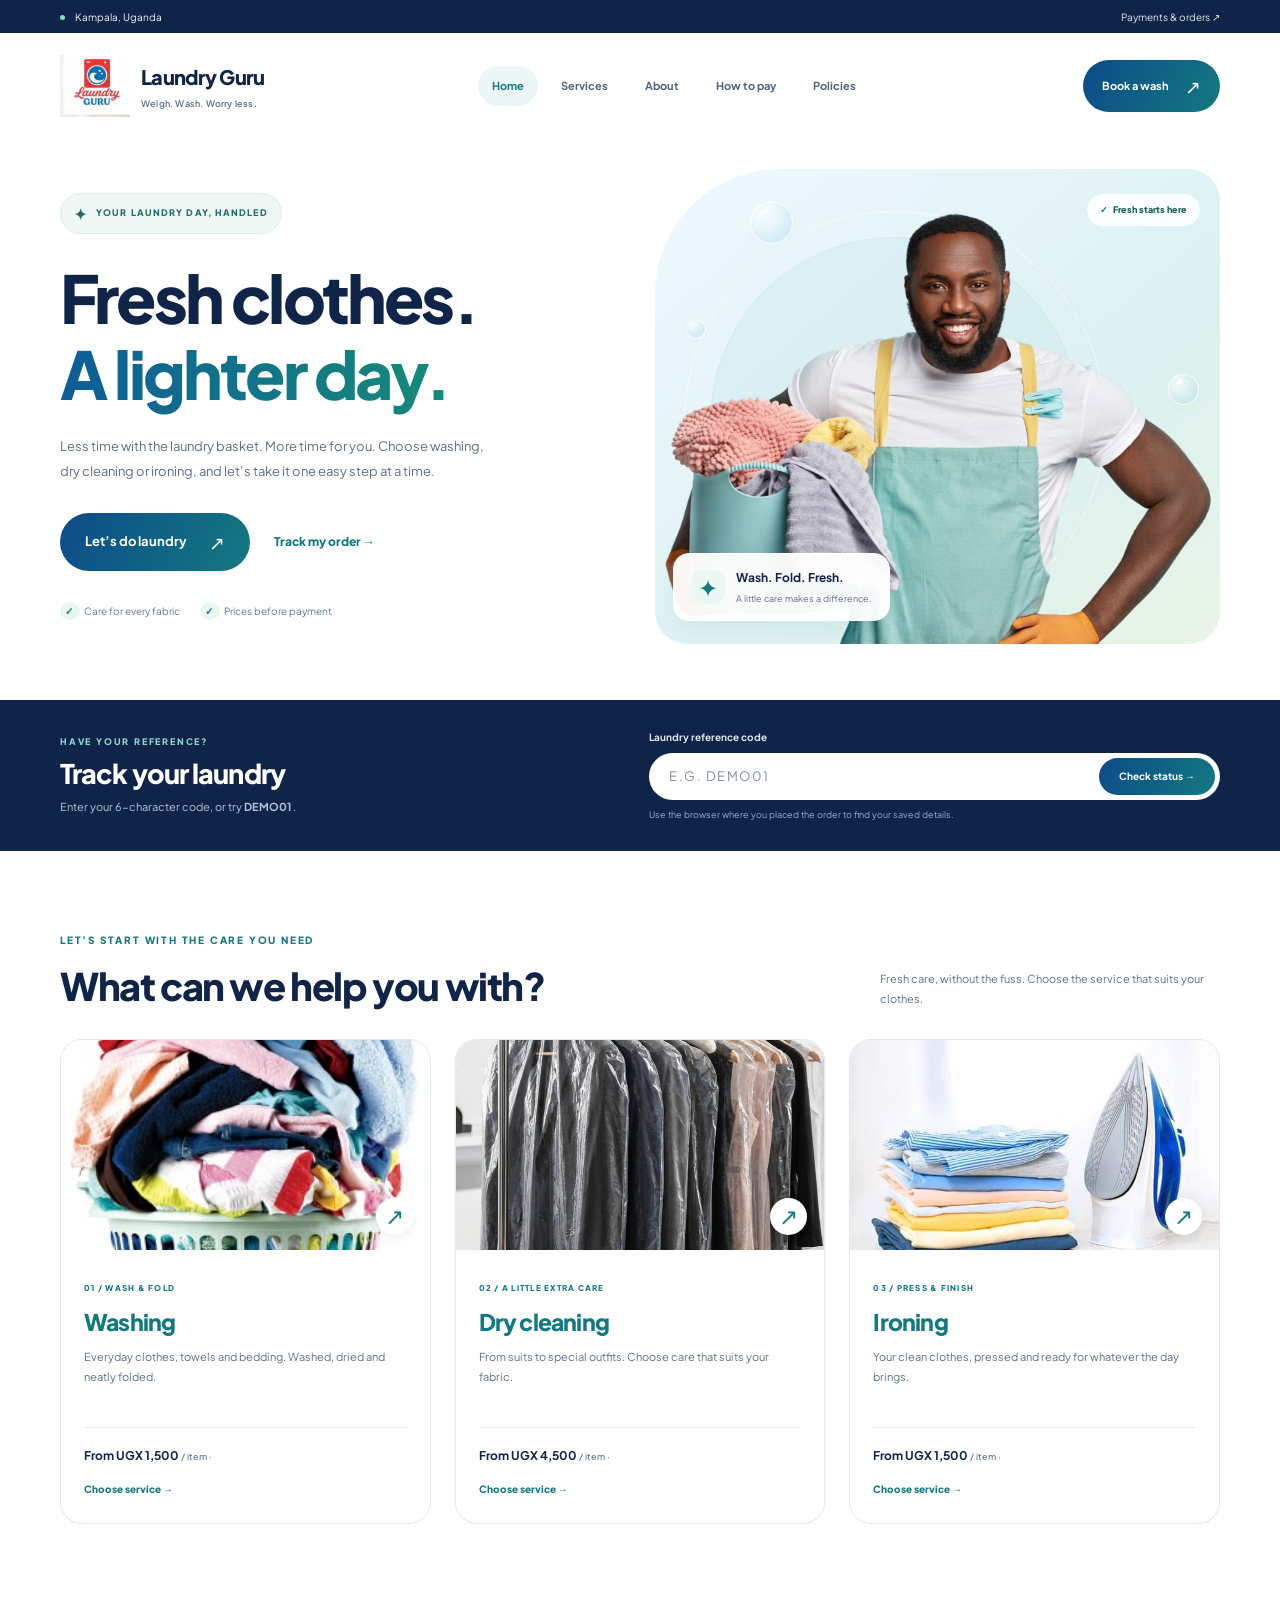
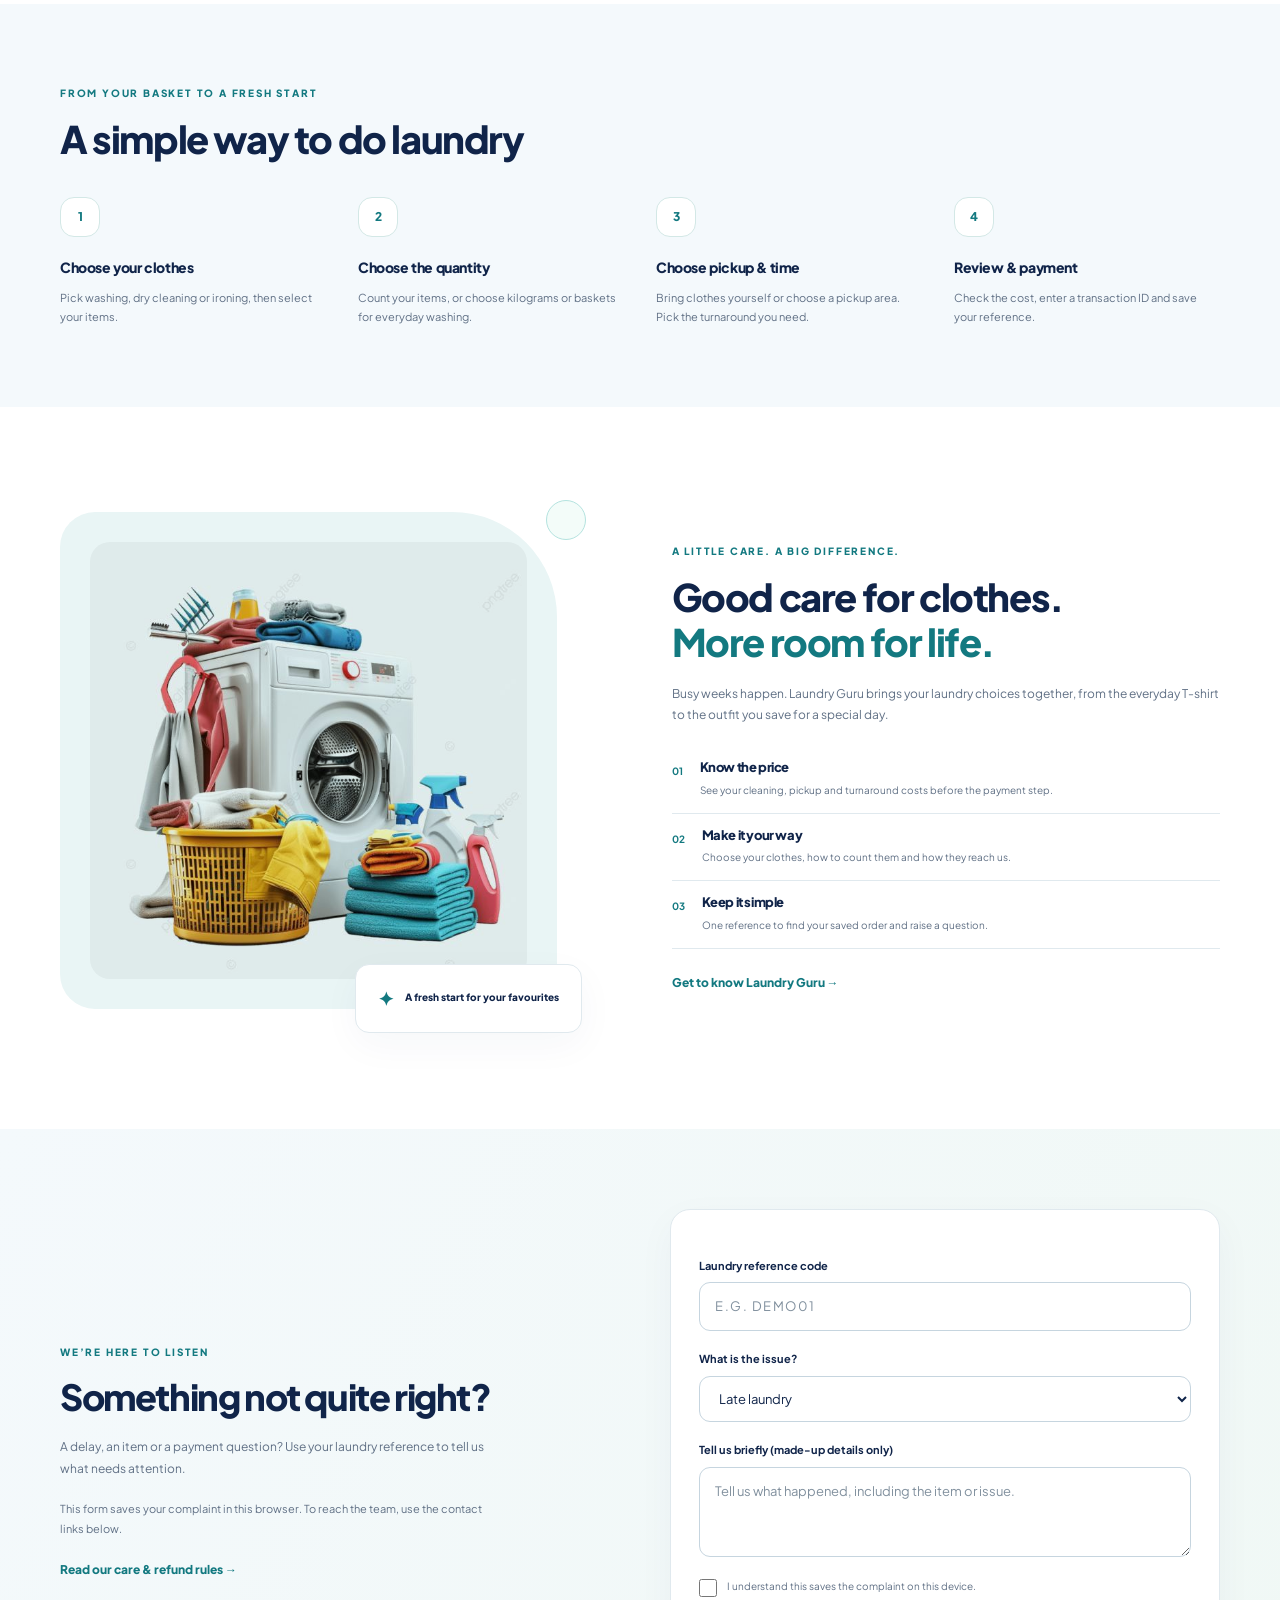
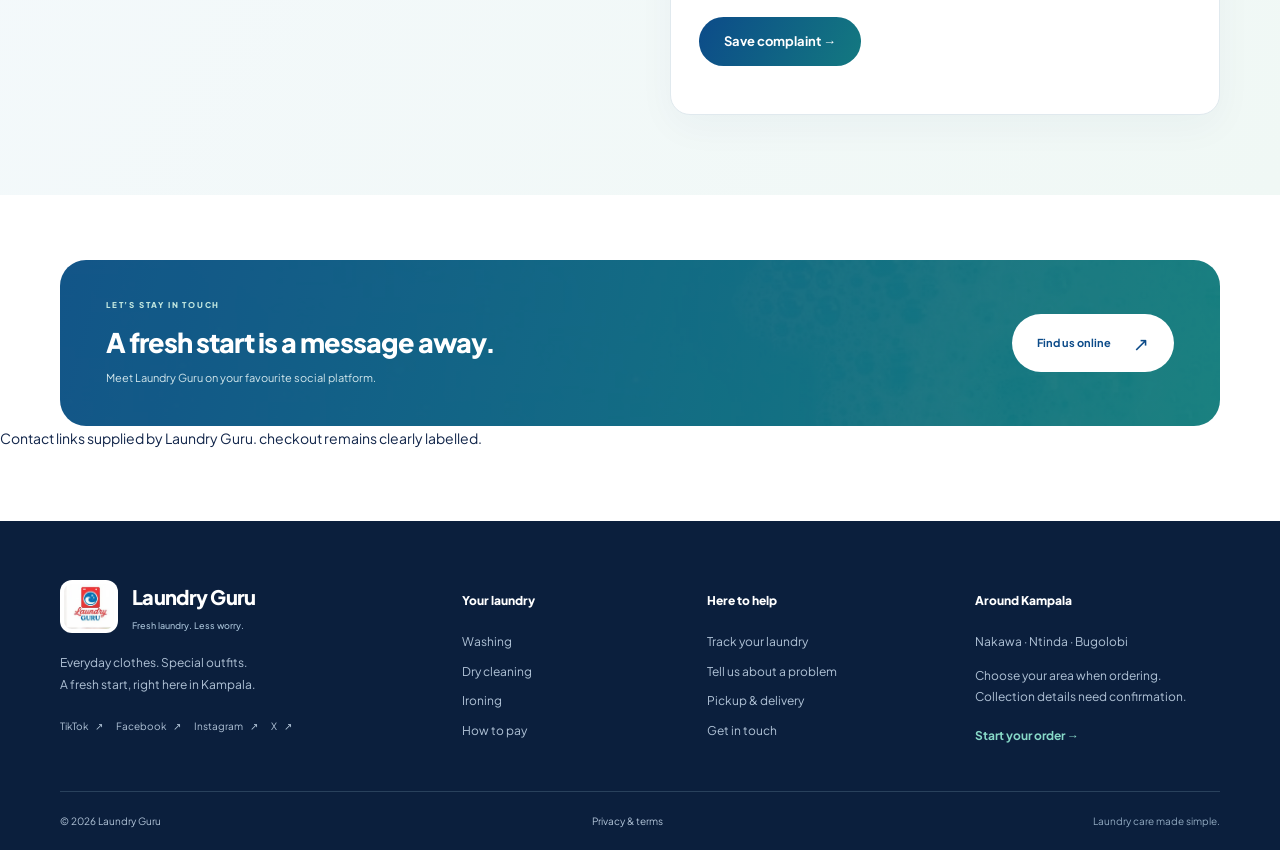
<file: index.html>
<!DOCTYPE html>
<html lang="en">
 <head>
  <meta charset="utf-8"/>
  <meta content="width=device-width, initial-scale=1" name="viewport"/>
  <meta content="Laundry Guru — washing, dry cleaning and ironing in Kampala. Choose your clothes, view prices and explore pickup and mobile money payment options." name="description"/>
  <title>
   Home | Laundry Guru
  </title>
  <link href="images/logo.png" rel="icon" type="image/png"/>
  <link as="font" crossorigin="" href="fonts/plus-jakarta-sans.woff2" rel="preload" type="font/woff2"/>
  <link href="style.css" rel="stylesheet"/>
  <script defer="" src="script.js">
  </script>
 </head>
 <body data-page="index">
  <!-- The same header and menu appear on all five pages. -->
  <a class="skip" href="#main">
   Skip to content
  </a>
  <div class="top-bar">
   <div class="wrap">
    <span>
     <i aria-hidden="true" class="location-dot">
     </i>
     Kampala, Uganda
    </span>
    <a href="pay.html#how-to-pay">
     Payments &amp; orders
     <span aria-hidden="true">
      ↗
     </span>
    </a>
   </div>
  </div>
  <!-- Shared Laundry Guru header. The mobile menu uses script.js section 14. -->
  <header class="header wrap">
   <a class="logo" href="index.html">
    <img alt="Laundry Guru logo" height="69" src="images/logo.png" width="78"/>
    <span>
     Laundry Guru
     <small>
      Weigh. Wash. Worry less.
     </small>
    </span>
   </a>
   <button aria-controls="main-menu" aria-expanded="false" class="menu-toggle" type="button">
    Menu
    <span aria-hidden="true" class="menu-lines">
    </span>
   </button>
   <nav aria-label="Main menu" id="main-menu">
    <a aria-current="page" href="index.html">
     Home
    </a>
    <a href="products.html">
     Services
    </a>
    <a href="about.html">
     About
    </a>
    <a href="pay.html">
     How to pay
    </a>
    <a href="policies.html">
     Policies
    </a>
   </nav>
   <a class="button header-book" href="products.html">
    Book a wash
    <span aria-hidden="true">
     ↗
    </span>
   </a>
  </header>
  <noscript>
   <p class="notice wrap">
    Turn on JavaScript to select clothes, calculate prices and try the order flow. You can still browse services and payment instructions.
   </p>
  </noscript>
  <p class="notice wrap" hidden="" id="storage-message" role="alert">
  </p>
  <main id="main">
   <!-- Home: customers can start an order or check a reference. -->
   <!-- Home portrait, soft bubbles and clear links to the customer journey. -->
   <section class="hero wrap">
    <div class="hero-copy">
     <p class="eyebrow hero-label">
      <span aria-hidden="true">
       ✦
      </span>
      YOUR LAUNDRY DAY, HANDLED
     </p>
     <h1>
      Fresh clothes.
      <br/>
      <span>
       A lighter day.
      </span>
     </h1>
     <p>
      Less time with the laundry basket. More time for you. Choose washing, dry cleaning or ironing, and let’s take it one easy step at a time.
     </p>
     <div class="button-row">
      <a class="button" href="#services">
       Let’s do laundry
       <span aria-hidden="true">
        ↗
       </span>
      </a>
      <a class="text-link" href="#track">
       Track my order
       <span aria-hidden="true">
        →
       </span>
      </a>
     </div>
     <div class="hero-details">
      <span>
       <b aria-hidden="true">
        ✓
       </b>
       Care for every fabric
      </span>
      <span>
       <b aria-hidden="true">
        ✓
       </b>
       Prices before payment
      </span>
     </div>
    </div>
    <div class="hero-scene">
     <span aria-hidden="true" class="hero-circle">
     </span>
     <img alt="Smiling man holding a basket of fresh laundry" class="hero-person" fetchpriority="high" height="1333" src="images/laundry-man.png" width="2000"/>
     <div class="floating-note">
      <span aria-hidden="true" class="note-icon">
       ✦
      </span>
      <div>
       <strong>
        Wash. Fold. Fresh.
       </strong>
       <small>
        A little care makes a difference.
       </small>
      </div>
     </div>
     <div class="fresh-stamp">
      <span aria-hidden="true">
       ✓
      </span>
      Fresh starts here
     </div>
     <button aria-label="Pop a bubble" class="soap-bubble bubble-one" data-bubble="" title="Pop a bubble" type="button">
     </button>
     <button aria-label="Pop a bubble" class="soap-bubble bubble-two" data-bubble="" title="Pop a bubble" type="button">
     </button>
     <span aria-hidden="true" class="soap-bubble bubble-three">
     </span>
    </div>
   </section>
   <section class="track-band" id="track">
    <div class="wrap track-layout">
     <div>
      <p class="eyebrow">
       HAVE YOUR REFERENCE?
      </p>
      <h2>
       Track your laundry
      </h2>
      <p>
       Enter your 6-character code, or try
       <strong>
        DEMO01
       </strong>
       .
      </p>
     </div>
     <form id="track-form">
      <label for="track-code">
       Laundry reference code
      </label>
      <div class="input-button">
       <input autocomplete="off" id="track-code" maxlength="6" minlength="6" name="reference" pattern="[A-Za-z0-9]{6}" placeholder="e.g. DEMO01" required=""/>
       <button type="submit">
        Check status →
       </button>
      </div>
      <p class="small">
       Use the browser where you placed the order to find your saved details.
      </p>
     </form>
     <div aria-live="polite" class="result track-result" hidden="" id="track-result">
     </div>
    </div>
   </section>
   <section class="section wrap" id="services">
    <div class="section-heading">
     <div>
      <p class="eyebrow">
       LET’S START WITH THE CARE YOU NEED
      </p>
      <h2>
       What can we help you with?
      </h2>
     </div>
     <p>
      Fresh care, without the fuss. Choose the service that suits your clothes.
     </p>
    </div>
    <div class="service-grid">
     <a class="service-card" href="products.html?service=washing&amp;step=clothes">
      <div class="service-photo">
       <img alt="Washing service" height="440" loading="lazy" src="images/washing.jpg" width="640"/>
       <span aria-hidden="true" class="service-arrow">
        ↗
       </span>
      </div>
      <div class="service-content">
       <span class="service-number">
        01 / WASH &amp; FOLD
       </span>
       <h3>
        Washing
       </h3>
       <p>
        Everyday clothes, towels and bedding. Washed, dried and neatly folded.
       </p>
       <div class="service-bottom">
        <strong>
         From UGX 1,500
         <small>
          / item ·
         </small>
        </strong>
        <span>
         Choose service →
        </span>
       </div>
      </div>
     </a>
     <a class="service-card" href="products.html?service=dry-cleaning&amp;step=clothes">
      <div class="service-photo">
       <img alt="Dry cleaning service" height="440" loading="lazy" src="images/dry-cleaning.jpg" width="640"/>
       <span aria-hidden="true" class="service-arrow">
        ↗
       </span>
      </div>
      <div class="service-content">
       <span class="service-number">
        02 / A LITTLE EXTRA CARE
       </span>
       <h3>
        Dry cleaning
       </h3>
       <p>
        From suits to special outfits. Choose care that suits your fabric.
       </p>
       <div class="service-bottom">
        <strong>
         From UGX 4,500
         <small>
          / item ·
         </small>
        </strong>
        <span>
         Choose service →
        </span>
       </div>
      </div>
     </a>
     <a class="service-card" href="products.html?service=ironing&amp;step=clothes">
      <div class="service-photo">
       <img alt="Ironing service" height="440" loading="lazy" src="images/ironing.jpg" width="640"/>
       <span aria-hidden="true" class="service-arrow">
        ↗
       </span>
      </div>
      <div class="service-content">
       <span class="service-number">
        03 / PRESS &amp; FINISH
       </span>
       <h3>
        Ironing
       </h3>
       <p>
        Your clean clothes, pressed and ready for whatever the day brings.
       </p>
       <div class="service-bottom">
        <strong>
         From UGX 1,500
         <small>
          / item ·
         </small>
        </strong>
        <span>
         Choose service →
        </span>
       </div>
      </div>
     </a>
    </div>
   </section>
   <section class="section soft">
    <div class="wrap">
     <p class="eyebrow">
      FROM YOUR BASKET TO A FRESH START
     </p>
     <h2>
      A simple way to do laundry
     </h2>
     <ol class="how-grid">
      <li>
       <span>
        1
       </span>
       <h3>
        Choose your clothes
       </h3>
       <p>
        Pick washing, dry cleaning or ironing, then select your items.
       </p>
      </li>
      <li>
       <span>
        2
       </span>
       <h3>
        Choose the quantity
       </h3>
       <p>
        Count your items, or choose kilograms or baskets for everyday washing.
       </p>
      </li>
      <li>
       <span>
        3
       </span>
       <h3>
        Choose pickup &amp; time
       </h3>
       <p>
        Bring clothes yourself or choose a pickup area. Pick the turnaround you need.
       </p>
      </li>
      <li>
       <span>
        4
       </span>
       <h3>
        Review &amp; payment
       </h3>
       <p>
        Check the cost, enter a transaction ID and save your reference.
       </p>
      </li>
     </ol>
    </div>
   </section>
   <section class="section wrap about-preview">
    <div class="care-picture">
     <div class="care-photo">
      <img alt="Front-loading washing machine" height="640" loading="lazy" src="images/washing-machine.jpg" width="640"/>
     </div>
     <span class="care-tag">
      <span aria-hidden="true">
       ✦
      </span>
      A fresh start for your favourites
     </span>
     <span aria-hidden="true" class="care-bubble">
     </span>
    </div>
    <div>
     <p class="eyebrow">
      A LITTLE CARE. A BIG DIFFERENCE.
     </p>
     <h2>
      Good care for clothes.
      <br/>
      <span>
       More room for life.
      </span>
     </h2>
     <p>
      Busy weeks happen. Laundry Guru brings your laundry choices together, from the everyday T-shirt to the outfit you save for a special day.
     </p>
     <div class="reason-list">
      <div>
       <b>
        01
       </b>
       <div>
        <h3>
         Know the price
        </h3>
        <p>
         See your cleaning, pickup and turnaround costs before the payment step.
        </p>
       </div>
      </div>
      <div>
       <b>
        02
       </b>
       <div>
        <h3>
         Make it your way
        </h3>
        <p>
         Choose your clothes, how to count them and how they reach us.
        </p>
       </div>
      </div>
      <div>
       <b>
        03
       </b>
       <div>
        <h3>
         Keep it simple
        </h3>
        <p>
         One reference to find your saved order and raise a question.
        </p>
       </div>
      </div>
     </div>
     <a class="text-link" href="about.html">
      Get to know Laundry Guru →
     </a>
    </div>
   </section>
   <section class="section soft" id="complaint">
    <div class="wrap two-columns">
     <div>
      <p class="eyebrow">
       WE’RE HERE TO LISTEN
      </p>
      <h2>
       Something not quite right?
      </h2>
      <p>
       A delay, an item or a payment question? Use your laundry reference to tell us what needs attention.
      </p>
      <p class="small">
       This form saves your complaint in this browser. To reach the team, use the contact links below.
      </p>
      <a class="text-link" href="policies.html#refunds">
       Read our care &amp; refund rules →
      </a>
     </div>
     <form class="panel" id="complaint-form">
      <label for="complaint-code">
       Laundry reference code
      </label>
      <input id="complaint-code" maxlength="6" minlength="6" pattern="[A-Za-z0-9]{6}" placeholder="e.g. DEMO01" required=""/>
      <label for="complaint-type">
       What is the issue?
      </label>
      <select id="complaint-type">
       <option>
        Late laundry
       </option>
       <option>
        Missing or damaged item
       </option>
       <option>
        Cleaning or ironing quality
       </option>
       <option>
        Payment question
       </option>
       <option>
        Other
       </option>
      </select>
      <label for="complaint-message">
       Tell us briefly (made-up details only)
      </label>
      <textarea id="complaint-message" maxlength="500" minlength="10" placeholder="Tell us what happened, including the item or issue." required="" rows="3"></textarea>
      <label class="check-line">
       <input required="" type="checkbox"/>
       I understand this saves the complaint on this device.
      </label>
      <button type="submit">
       Save complaint →
      </button>
      <p aria-live="polite" class="small" id="complaint-result">
      </p>
     </form>
    </div>
   </section>
   <section class="wrap contact-banner">
    <div>
     <p class="eyebrow">
      LET’S STAY IN TOUCH
     </p>
     <h2>
      A fresh start is a message away.
     </h2>
     <p>
      Meet Laundry Guru on your favourite social platform.
     </p>
    </div>
    <a class="button light" href="about.html#contact">
     Find us online
     <span aria-hidden="true">
      ↗
     </span>
    </a>
   </section>
  </main>
  Contact links supplied by Laundry Guru. checkout remains clearly labelled.
  <footer class="footer">
   <div class="wrap footer-grid">
    <div>
     <a class="footer-brand" href="index.html">
      <img alt="Laundry Guru" height="59" src="images/logo.png" width="66"/>
      <span>
       Laundry Guru
       <small>
        Fresh laundry. Less worry.
       </small>
      </span>
     </a>
     <p>
      Everyday clothes. Special outfits.
      <br/>
      A fresh start, right here in Kampala.
     </p>
     <div class="footer-social">
      <a href="https://www.tiktok.com/@LaundryGuruUG" rel="noopener noreferrer" target="_blank">
       TikTok
       <span aria-hidden="true">
        ↗
       </span>
      </a>
      <a href="https://www.facebook.com/LaundryGuru" rel="noopener noreferrer" target="_blank">
       Facebook
       <span aria-hidden="true">
        ↗
       </span>
      </a>
      <a href="https://www.instagram.com/laundryguru.ug?vrfl=MWYwbHNkeHJhNWk4YQ%3D%3D" rel="noopener noreferrer" target="_blank">
       Instagram
       <span aria-hidden="true">
        ↗
       </span>
      </a>
      <a href="https://x.com/guru_ug98567" rel="noopener noreferrer" target="_blank">
       X
       <span aria-hidden="true">
        ↗
       </span>
      </a>
     </div>
    </div>
    <div>
     <h2>
      Your laundry
     </h2>
     <a href="products.html?service=washing&amp;step=clothes">
      Washing
     </a>
     <a href="products.html?service=dry-cleaning&amp;step=clothes">
      Dry cleaning
     </a>
     <a href="products.html?service=ironing&amp;step=clothes">
      Ironing
     </a>
     <a href="pay.html#how-to-pay">
      How to pay
     </a>
    </div>
    <div>
     <h2>
      Here to help
     </h2>
     <a href="index.html#track">
      Track your laundry
     </a>
     <a href="index.html#complaint">
      Tell us about a problem
     </a>
     <a href="policies.html#delivery">
      Pickup &amp; delivery
     </a>
     <a href="about.html#contact">
      Get in touch
     </a>
    </div>
    <div>
     <h2>
      Around Kampala
     </h2>
     <p>
      Nakawa · Ntinda · Bugolobi
     </p>
     <p>
      Choose your area when ordering.
      <br/>
      Collection details need confirmation.
     </p>
     <a class="footer-cta" href="products.html">
      Start your order →
     </a>
    </div>
   </div>
   <div class="wrap footer-bottom">
    <p>
     © 2026 Laundry Guru
    </p>
    <a href="policies.html">
     Privacy &amp; terms
    </a>
    <span>
     Laundry care made simple.
    </span>
   </div>
  </footer>
 </body>
</html>
</file>
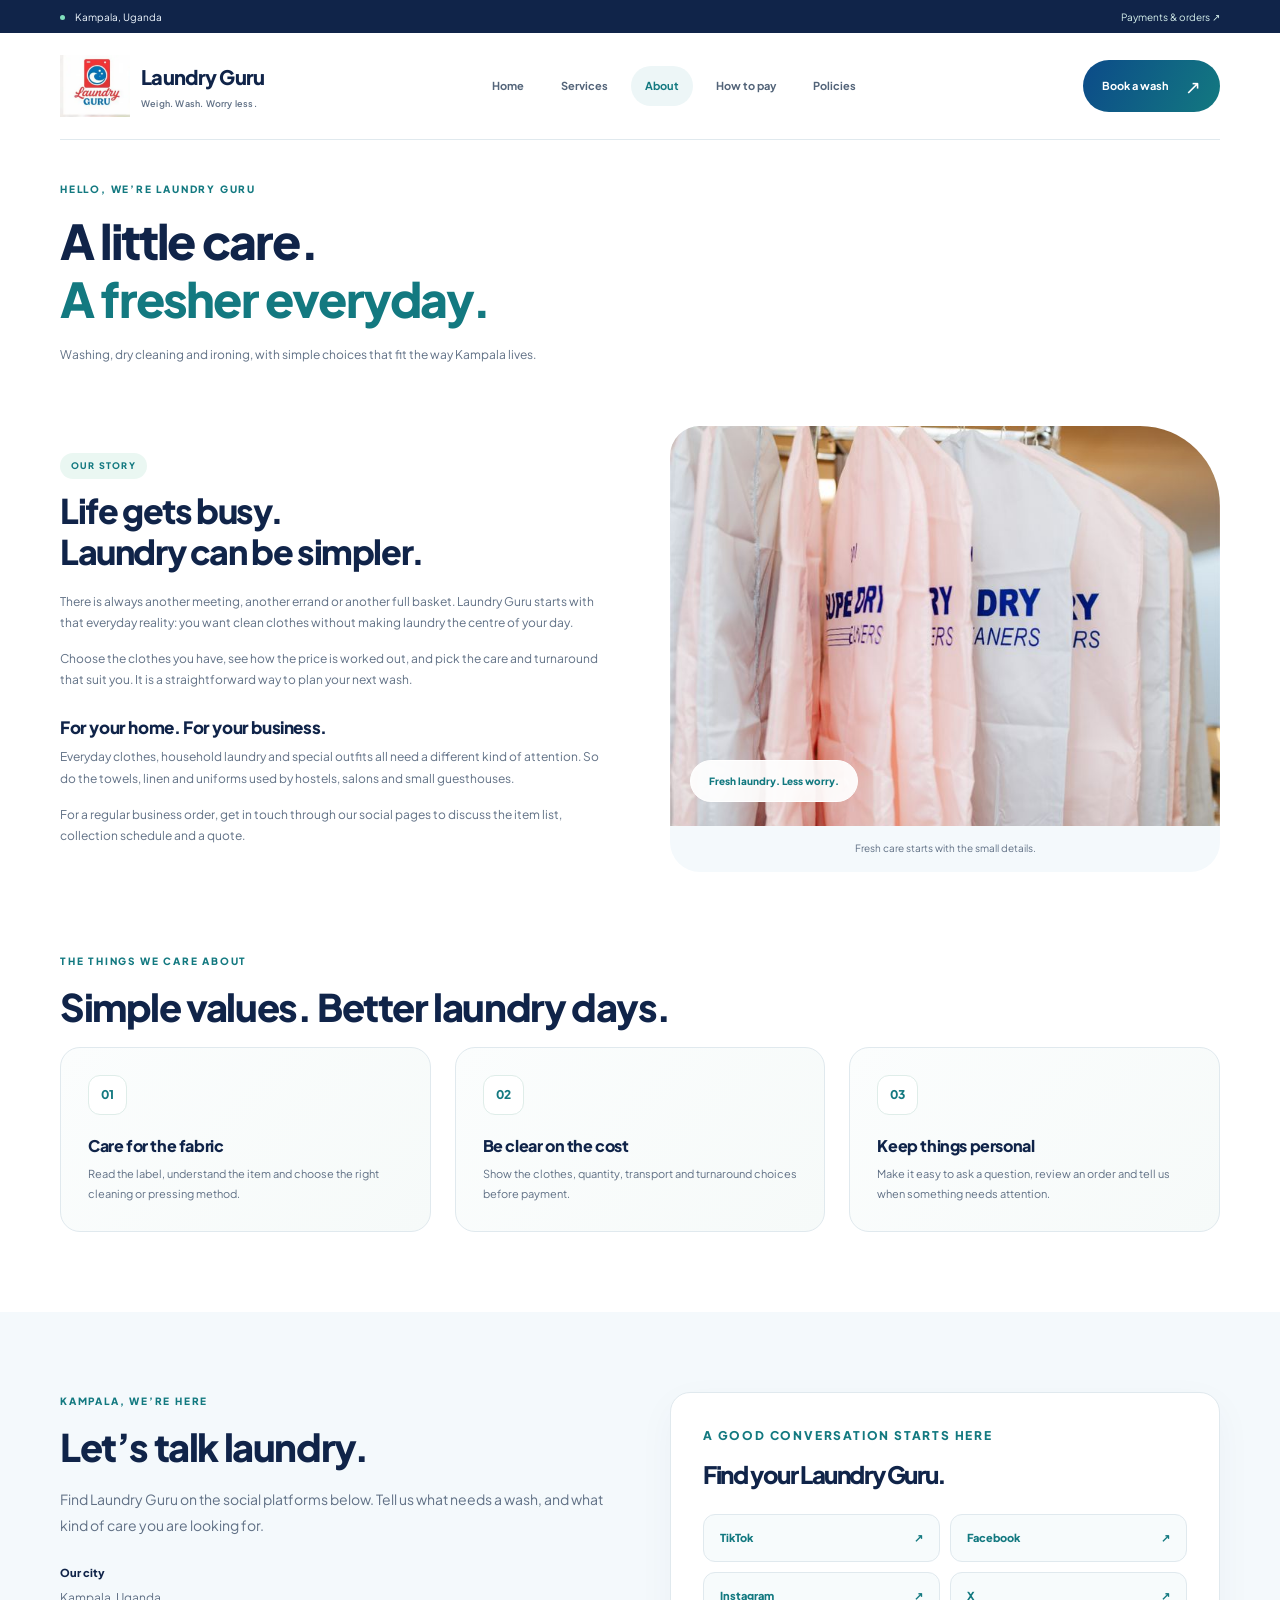
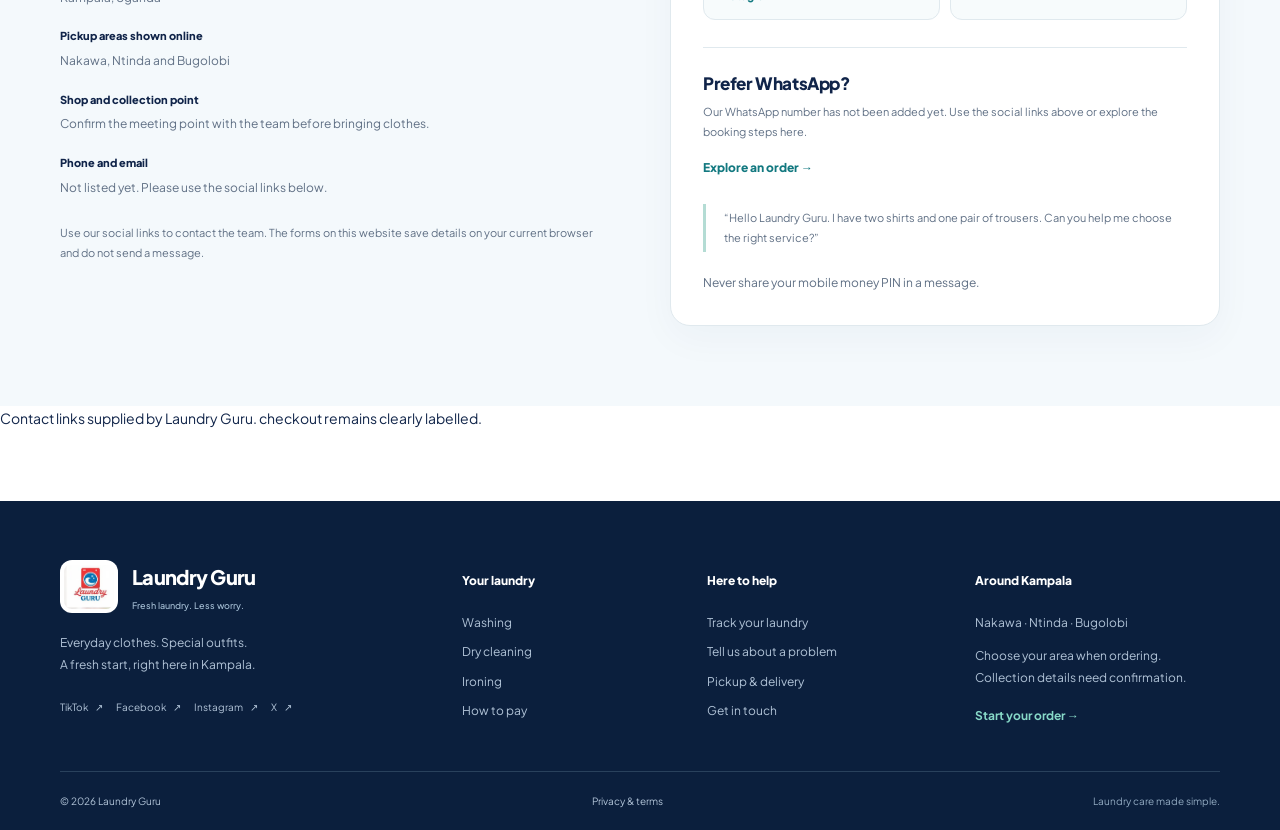
<file: about.html>
<!DOCTYPE html>
<html lang="en">
 <head>
  <meta charset="utf-8"/>
  <meta content="width=device-width, initial-scale=1" name="viewport"/>
  <meta content="Laundry Guru — washing, dry cleaning and ironing in Kampala. Choose your clothes, view prices and explore pickup and mobile money payment options." name="description"/>
  <title>
   About | Laundry Guru
  </title>
  <link href="images/logo.png" rel="icon" type="image/png"/>
  <link as="font" crossorigin="" href="fonts/plus-jakarta-sans.woff2" rel="preload" type="font/woff2"/>
  <link href="style.css" rel="stylesheet"/>
  <script defer="" src="script.js">
  </script>
 </head>
 <body data-page="about">
  <!-- The same header and menu appear on all five pages. -->
  <a class="skip" href="#main">
   Skip to content
  </a>
  <div class="top-bar">
   <div class="wrap">
    <span>
     <i aria-hidden="true" class="location-dot">
     </i>
     Kampala, Uganda
    </span>
    <a href="pay.html#how-to-pay">
     Payments &amp; orders
     <span aria-hidden="true">
      ↗
     </span>
    </a>
   </div>
  </div>
  <!-- Shared Laundry Guru header. The mobile menu uses script.js section 14. -->
  <header class="header wrap">
   <a class="logo" href="index.html">
    <img alt="Laundry Guru logo" height="69" src="images/logo.png" width="78"/>
    <span>
     Laundry Guru
     <small>
      Weigh. Wash. Worry less.
     </small>
    </span>
   </a>
   <button aria-controls="main-menu" aria-expanded="false" class="menu-toggle" type="button">
    Menu
    <span aria-hidden="true" class="menu-lines">
    </span>
   </button>
   <nav aria-label="Main menu" id="main-menu">
    <a href="index.html">
     Home
    </a>
    <a href="products.html">
     Services
    </a>
    <a aria-current="page" href="about.html">
     About
    </a>
    <a href="pay.html">
     How to pay
    </a>
    <a href="policies.html">
     Policies
    </a>
   </nav>
   <a class="button header-book" href="products.html">
    Book a wash
    <span aria-hidden="true">
     ↗
    </span>
   </a>
  </header>
  <noscript>
   <p class="notice wrap">
    Turn on JavaScript to select clothes, calculate prices and try the order flow. You can still browse services and payment instructions.
   </p>
  </noscript>
  <p class="notice wrap" hidden="" id="storage-message" role="alert">
  </p>
  <main id="main">
   <section class="page-intro wrap">
    <p class="eyebrow">
     HELLO, WE’RE LAUNDRY GURU
    </p>
    <h1>
     A little care.
     <br/>
     <span>
      A fresher everyday.
     </span>
    </h1>
    <p>
     Washing, dry cleaning and ironing, with simple choices that fit the way Kampala lives.
    </p>
   </section>
   <section class="wrap two-columns about-story">
    <div>
     <span class="mini-label">
      OUR STORY
     </span>
     <h2>
      Life gets busy.
      <br/>
      Laundry can be simpler.
     </h2>
     <p>
      There is always another meeting, another errand or another full basket. Laundry Guru starts with that everyday reality: you want clean clothes without making laundry the centre of your day.
     </p>
     <p>
      Choose the clothes you have, see how the price is worked out, and pick the care and turnaround that suit you. It is a straightforward way to plan your next wash.
     </p>
     <h3>
      For your home. For your business.
     </h3>
     <p>
      Everyday clothes, household laundry and special outfits all need a different kind of attention. So do the towels, linen and uniforms used by hostels, salons and small guesthouses.
     </p>
     <p>
      For a regular business order, get in touch through our social pages to discuss the item list, collection schedule and a quote.
     </p>
    </div>
    <figure class="about-art">
     <img alt="Clean towels and clothing in a laundry room" height="1103" loading="lazy" src="images/laundry.jpg" width="736"/>
     <figcaption>
      Fresh care starts with the small details.
     </figcaption>
     <span class="image-label">
      Fresh laundry. Less worry.
     </span>
    </figure>
   </section>
   <section class="section wrap">
    <p class="eyebrow">
     THE THINGS WE CARE ABOUT
    </p>
    <h2>
     Simple values. Better laundry days.
    </h2>
    <div class="three-columns">
     <article class="panel value-card">
      <span>
       01
      </span>
      <h3>
       Care for the fabric
      </h3>
      <p>
       Read the label, understand the item and choose the right cleaning or pressing method.
      </p>
     </article>
     <article class="panel value-card">
      <span>
       02
      </span>
      <h3>
       Be clear on the cost
      </h3>
      <p>
       Show the clothes, quantity, transport and turnaround choices before payment.
      </p>
     </article>
     <article class="panel value-card">
      <span>
       03
      </span>
      <h3>
       Keep things personal
      </h3>
      <p>
       Make it easy to ask a question, review an order and tell us when something needs attention.
      </p>
     </article>
    </div>
   </section>
   <section class="section soft" id="contact">
    <div class="wrap two-columns">
     <div>
      <p class="eyebrow">
       KAMPALA, WE’RE HERE
      </p>
      <h2>
       Let’s talk laundry.
      </h2>
      <p>
       Find Laundry Guru on the social platforms below. Tell us what needs a wash, and what kind of care you are looking for.
      </p>
      <dl class="details-list">
       <dt>
        Our city
       </dt>
       <dd>
        Kampala, Uganda
       </dd>
       <dt>
        Pickup areas shown online
       </dt>
       <dd>
        Nakawa, Ntinda and Bugolobi
       </dd>
       <dt>
        Shop and collection point
       </dt>
       <dd>
        Confirm the meeting point with the team before bringing clothes.
       </dd>
       <dt>
        Phone and email
       </dt>
       <dd>
        Not listed yet. Please use the social links below.
       </dd>
      </dl>
      <p class="small">
       Use our social links to contact the team. The forms on this website save details on your current browser and do not send a message.
      </p>
     </div>
     <div class="panel contact-card" id="whatsapp-order">
      <p class="eyebrow">
       A GOOD CONVERSATION STARTS HERE
      </p>
      <h2>
       Find your Laundry Guru.
      </h2>
      <div class="social-list">
       <a href="https://www.tiktok.com/@LaundryGuruUG" rel="noopener noreferrer" target="_blank">
        TikTok
        <span aria-hidden="true">
         ↗
        </span>
       </a>
       <a href="https://www.facebook.com/LaundryGuru" rel="noopener noreferrer" target="_blank">
        Facebook
        <span aria-hidden="true">
         ↗
        </span>
       </a>
       <a href="https://www.instagram.com/laundryguru.ug?vrfl=MWYwbHNkeHJhNWk4YQ%3D%3D" rel="noopener noreferrer" target="_blank">
        Instagram
        <span aria-hidden="true">
         ↗
        </span>
       </a>
       <a href="https://x.com/guru_ug98567" rel="noopener noreferrer" target="_blank">
        X
        <span aria-hidden="true">
         ↗
        </span>
       </a>
      </div>
      <div class="whatsapp-note">
       <h3>
        Prefer WhatsApp?
       </h3>
       <p id="whatsapp-message">
        Our WhatsApp number has not been added yet. Use the social links above or explore the booking steps here.
       </p>
       <a class="text-link" href="products.html" id="whatsapp-link">
        Explore an order →
       </a>
      </div>
      <blockquote>
       “Hello Laundry Guru. I have two shirts and one pair of trousers. Can you help me choose the right service?”
      </blockquote>
      <p class="small">
       Never share your mobile money PIN in a message.
      </p>
     </div>
    </div>
   </section>
  </main>
  Contact links supplied by Laundry Guru. checkout remains clearly labelled.
  <footer class="footer">
   <div class="wrap footer-grid">
    <div>
     <a class="footer-brand" href="index.html">
      <img alt="Laundry Guru" height="59" src="images/logo.png" width="66"/>
      <span>
       Laundry Guru
       <small>
        Fresh laundry. Less worry.
       </small>
      </span>
     </a>
     <p>
      Everyday clothes. Special outfits.
      <br/>
      A fresh start, right here in Kampala.
     </p>
     <div class="footer-social">
      <a href="https://www.tiktok.com/@LaundryGuruUG" rel="noopener noreferrer" target="_blank">
       TikTok
       <span aria-hidden="true">
        ↗
       </span>
      </a>
      <a href="https://www.facebook.com/LaundryGuru" rel="noopener noreferrer" target="_blank">
       Facebook
       <span aria-hidden="true">
        ↗
       </span>
      </a>
      <a href="https://www.instagram.com/laundryguru.ug?vrfl=MWYwbHNkeHJhNWk4YQ%3D%3D" rel="noopener noreferrer" target="_blank">
       Instagram
       <span aria-hidden="true">
        ↗
       </span>
      </a>
      <a href="https://x.com/guru_ug98567" rel="noopener noreferrer" target="_blank">
       X
       <span aria-hidden="true">
        ↗
       </span>
      </a>
     </div>
    </div>
    <div>
     <h2>
      Your laundry
     </h2>
     <a href="products.html?service=washing&amp;step=clothes">
      Washing
     </a>
     <a href="products.html?service=dry-cleaning&amp;step=clothes">
      Dry cleaning
     </a>
     <a href="products.html?service=ironing&amp;step=clothes">
      Ironing
     </a>
     <a href="pay.html#how-to-pay">
      How to pay
     </a>
    </div>
    <div>
     <h2>
      Here to help
     </h2>
     <a href="index.html#track">
      Track your laundry
     </a>
     <a href="index.html#complaint">
      Tell us about a problem
     </a>
     <a href="policies.html#delivery">
      Pickup &amp; delivery
     </a>
     <a href="about.html#contact">
      Get in touch
     </a>
    </div>
    <div>
     <h2>
      Around Kampala
     </h2>
     <p>
      Nakawa · Ntinda · Bugolobi
     </p>
     <p>
      Choose your area when ordering.
      <br/>
      Collection details need confirmation.
     </p>
     <a class="footer-cta" href="products.html">
      Start your order →
     </a>
    </div>
   </div>
   <div class="wrap footer-bottom">
    <p>
     © 2026 Laundry Guru
    </p>
    <a href="policies.html">
     Privacy &amp; terms
    </a>
    <span>
     Laundry care made simple.
    </span>
   </div>
  </footer>
 </body>
</html>
</file>
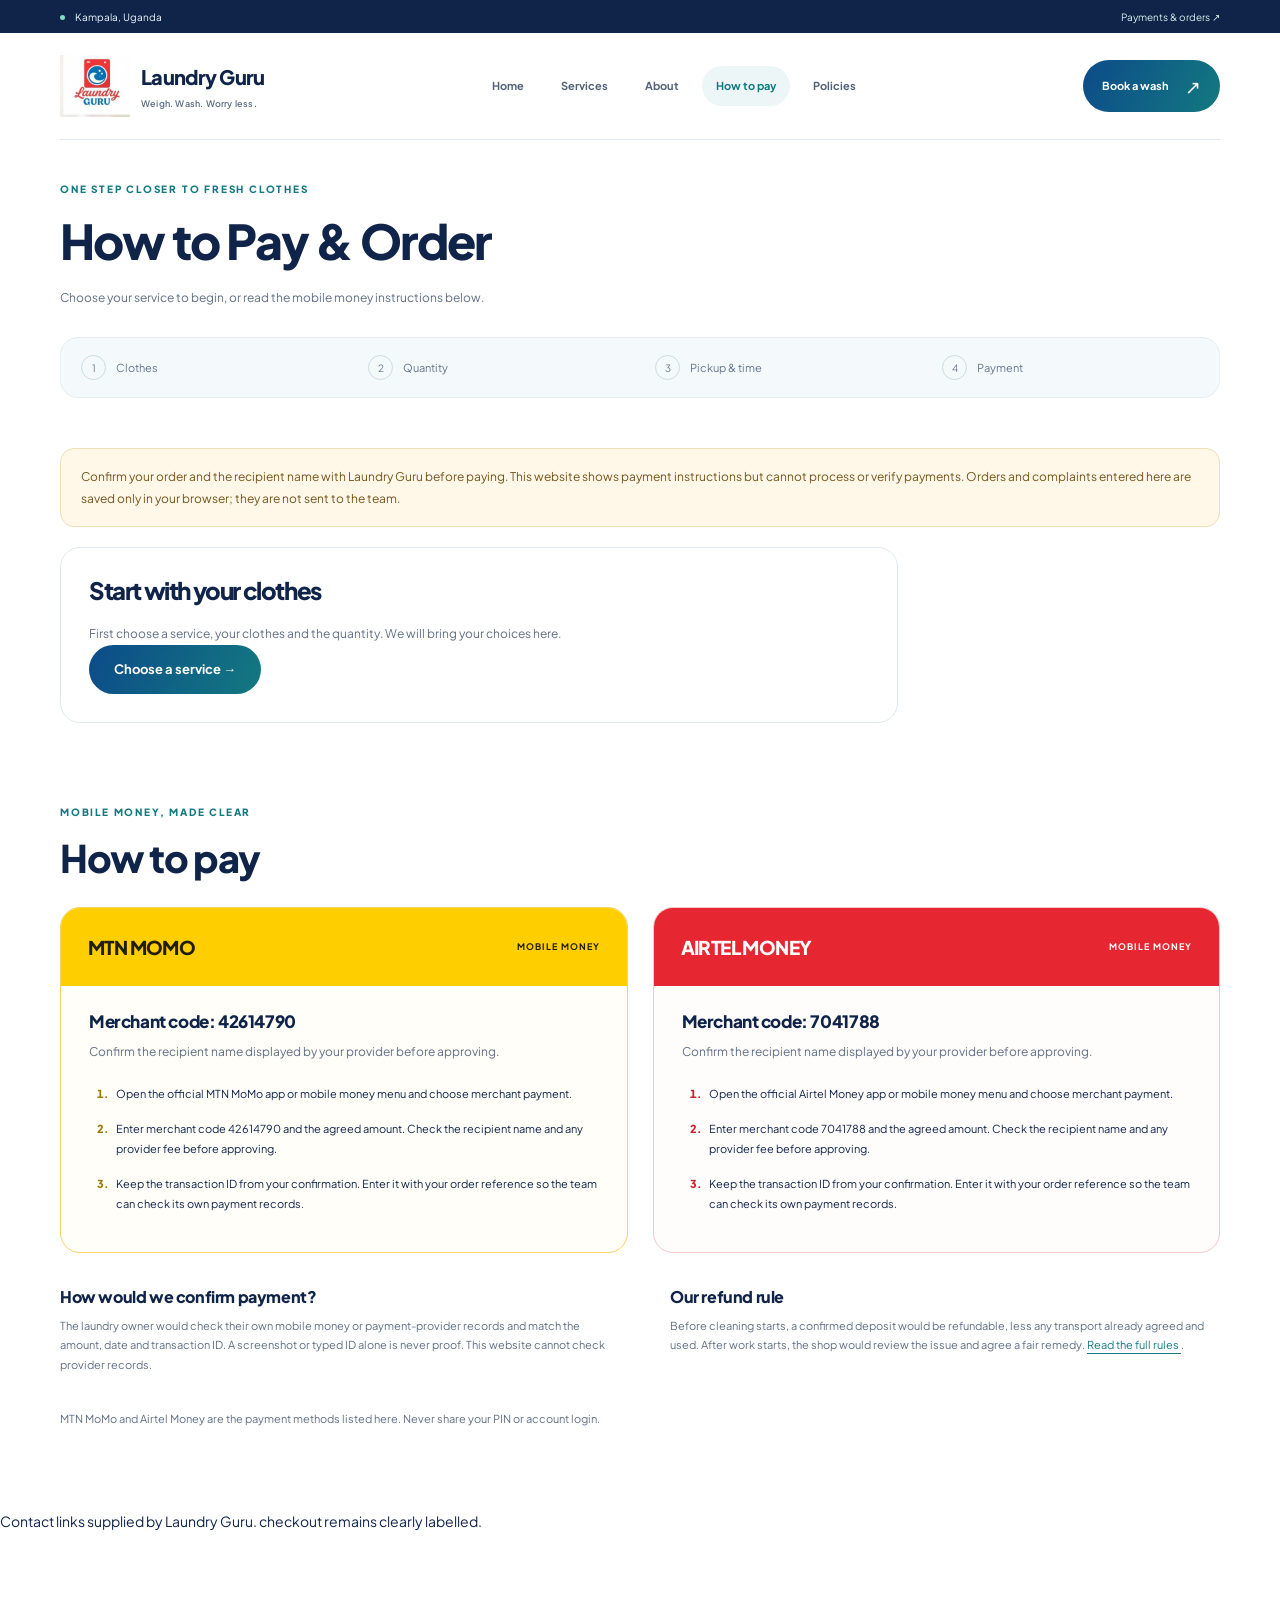
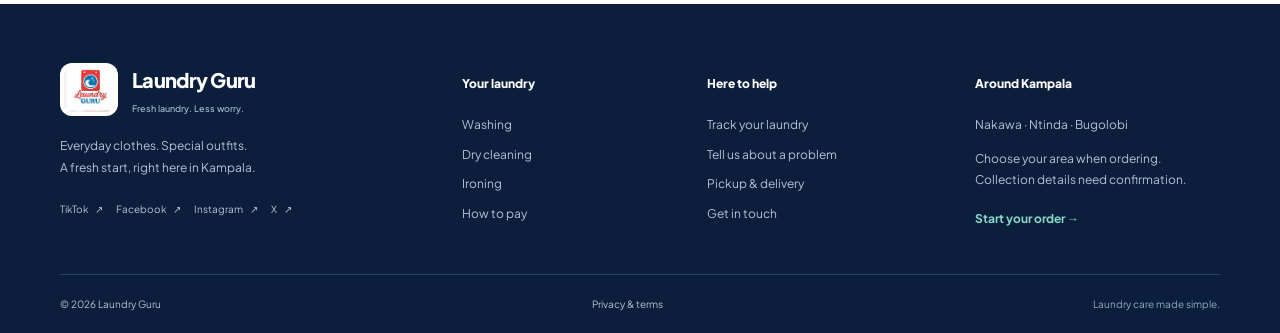
<file: pay.html>
<!DOCTYPE html>
<html lang="en">
 <head>
  <meta charset="utf-8"/>
  <meta content="width=device-width, initial-scale=1" name="viewport"/>
  <meta content="Laundry Guru — washing, dry cleaning and ironing in Kampala. Choose your clothes, view prices and explore pickup and mobile money payment options." name="description"/>
  <title>
   How to Pay and Order | Laundry Guru
  </title>
  <link href="images/logo.png" rel="icon" type="image/png"/>
  <link as="font" crossorigin="" href="fonts/plus-jakarta-sans.woff2" rel="preload" type="font/woff2"/>
  <link href="style.css" rel="stylesheet"/>
  <script defer="" src="script.js">
  </script>
 </head>
 <body data-page="pay">
  <!-- The same header and menu appear on all five pages. -->
  <a class="skip" href="#main">
   Skip to content
  </a>
  <div class="top-bar">
   <div class="wrap">
    <span>
     <i aria-hidden="true" class="location-dot">
     </i>
     Kampala, Uganda
    </span>
    <a href="pay.html#how-to-pay">
     Payments &amp; orders
     <span aria-hidden="true">
      ↗
     </span>
    </a>
   </div>
  </div>
  <!-- Shared Laundry Guru header. The mobile menu uses script.js section 14. -->
  <header class="header wrap">
   <a class="logo" href="index.html">
    <img alt="Laundry Guru logo" height="69" src="images/logo.png" width="78"/>
    <span>
     Laundry Guru
     <small>
      Weigh. Wash. Worry less.
     </small>
    </span>
   </a>
   <button aria-controls="main-menu" aria-expanded="false" class="menu-toggle" type="button">
    Menu
    <span aria-hidden="true" class="menu-lines">
    </span>
   </button>
   <nav aria-label="Main menu" id="main-menu">
    <a href="index.html">
     Home
    </a>
    <a href="products.html">
     Services
    </a>
    <a href="about.html">
     About
    </a>
    <a aria-current="page" href="pay.html">
     How to pay
    </a>
    <a href="policies.html">
     Policies
    </a>
   </nav>
   <a class="button header-book" href="products.html">
    Book a wash
    <span aria-hidden="true">
     ↗
    </span>
   </a>
  </header>
  <noscript>
   <p class="notice wrap">
    Turn on JavaScript to select clothes, calculate prices and try the order flow. You can still browse services and payment instructions.
   </p>
  </noscript>
  <p class="notice wrap" hidden="" id="storage-message" role="alert">
  </p>
  <main id="main">
   <section class="page-intro wrap">
    <p class="eyebrow">
     ONE STEP CLOSER TO FRESH CLOTHES
    </p>
    <h1 id="pay-title">
     How to Pay &amp; Order
    </h1>
    <p id="step-description">
     Choose your service to begin, or read the mobile money instructions below.
    </p>
    <ol aria-label="Order progress" class="steps">
     <li data-step="clothes">
      <span>
       1
      </span>
      Clothes
     </li>
     <li data-step="quantity">
      <span>
       2
      </span>
      Quantity
     </li>
     <li data-step="delivery">
      <span>
       3
      </span>
      Pickup &amp; time
     </li>
     <li data-step="payment">
      <span>
       4
      </span>
      Payment
     </li>
    </ol>
   </section>
   <p class="notice wrap" id="checkout-notice">
    Confirm your order and the recipient name with Laundry Guru before paying. This website shows payment instructions but cannot process or verify payments. Orders and complaints entered here are saved only in your browser; they are not sent to the team.
   </p>
   <div class="wrap order-layout" id="checkout-layout">
    <div>
     <section class="panel" id="empty-order">
      <h2>
       Start with your clothes
      </h2>
      <p>
       First choose a service, your clothes and the quantity. We will bring your choices here.
      </p>
      <a class="button" href="products.html">
       Choose a service →
      </a>
     </section>
     <!-- Pickup and service time are one simple form, before payment. -->
     <section hidden="" id="delivery-section">
      <h2>
       How will your clothes reach us?
      </h2>
      <p>
       Step 3 of 4 · Choose drop-off or pickup, then the time you need.
      </p>
      <form id="delivery-form">
       <fieldset class="choice-grid two">
        <legend>
         Pickup or drop-off
        </legend>
        <label class="choice">
         <input checked="" name="delivery" type="radio" value="dropoff"/>
         <strong>
          I will bring them
         </strong>
         <span>
          Bring and collect your clothes yourself. No transport fee. Confirm the shop meeting point first.
         </span>
        </label>
        <label class="choice">
         <input name="delivery" type="radio" value="pickup"/>
         <strong>
          Please pick them up
         </strong>
         <span>
          Choose pickup and return within Kampala. round-trip transport: UGX 10,000.
         </span>
        </label>
       </fieldset>
       <div class="panel" hidden="" id="pickup-details">
        <label for="pickup-area">
         Choose your pickup area
        </label>
        <select id="pickup-area">
         <option value="">
          Select an area
         </option>
         <option value="Nakawa">
          Nakawa
         </option>
         <option value="Ntinda">
          Ntinda
         </option>
         <option value="Bugolobi">
          Bugolobi
         </option>
        </select>
        <p class="small">
         Choose Nakawa, Ntinda or Bugolobi. Confirm the collection point and availability with the team before arranging a pickup.
        </p>
       </div>
       <fieldset class="choice-grid">
        <legend>
         When would you like it ready?
        </legend>
        <label class="choice">
         <input name="speed" type="radio" value="express"/>
         <strong>
          Express
         </strong>
         <span>
          About 4 opening hours
          <br/>
          50% added to cleaning cost.
         </span>
        </label>
        <label class="choice">
         <input checked="" name="speed" type="radio" value="standard"/>
         <strong>
          Standard
         </strong>
         <span>
          About 24 hours
          <br/>
          No extra service charge.
         </span>
        </label>
        <label class="choice">
         <input name="speed" type="radio" value="economy"/>
         <strong>
          Economy
         </strong>
         <span>
          About 48 hours
          <br/>
          10% off the cleaning cost.
         </span>
        </label>
       </fieldset>
       <p class="small">
        targets begin after clothes reach the shop, fabric inspection and payment review. Express means the same day only if enough opening hours remain. Sunday is closed; special-care items may take longer. A real shop would confirm the return time.
       </p>
       <p class="error" id="delivery-error" role="alert">
       </p>
       <div class="page-actions">
        <a class="text-link" href="products.html?step=quantity">
         ← Back: quantity
        </a>
        <button type="submit">
         Next: review &amp; payment →
        </button>
       </div>
      </form>
     </section>
     <section hidden="" id="payment-section">
      <h2>
       Review your order
      </h2>
      <p>
       Step 4 of 4 · Review your choices and enter your transaction reference.
      </p>
      <div class="panel review-list" id="review-details">
      </div>
      <form id="payment-form">
       <fieldset class="choice-grid two">
        <legend>
         Choose your payment package
        </legend>
        <label class="choice">
         <input checked="" name="package" type="radio" value="deposit"/>
         <strong>
          50% deposit
         </strong>
         <span>
          Half now, with the balance before return. checkout only.
         </span>
        </label>
        <label class="choice">
         <input name="package" type="radio" value="full"/>
         <strong>
          Full payment
         </strong>
         <span>
          The whole amount now, with no balance left.
         </span>
        </label>
       </fieldset>
       <fieldset class="choice-grid two">
        <legend>
         Choose mobile money
        </legend>
        <label class="choice network-mtn">
         <input checked="" name="network" type="radio" value="mtn"/>
         <strong>
          MTN MoMo
         </strong>
         <span>
          Merchant code: 42614790
          <br/>
          Business name: check the recipient shown by your provider
         </span>
        </label>
        <label class="choice network-airtel">
         <input name="network" type="radio" value="airtel"/>
         <strong>
          Airtel Money
         </strong>
         <span>
          Merchant code: 7041788
          <br/>
          Business name: check the recipient shown by your provider
         </span>
        </label>
       </fieldset>
       <div class="payment-due">
        <span>
         amount due now
        </span>
        <strong id="amount-due">
         UGX 0
        </strong>
       </div>
       <a class="text-link" href="#how-to-pay">
        Read the three how-to-pay steps ↓
       </a>
       <label for="transaction-id">
        transaction ID
       </label>
       <input autocomplete="off" id="transaction-id" maxlength="30" minlength="8" pattern="[A-Za-z0-9][A-Za-z0-9\-]{7,29}" placeholder="e.g. MTN123456789" required=""/>
       <p class="small">
        Enter the transaction ID from your mobile money confirmation. A typed ID alone does not confirm payment. Never enter your PIN.
       </p>
       <label class="check-line">
        <input id="payment-agreement" required="" type="checkbox"/>
        I have reviewed my order and understand that payment and collection need confirmation with the team.
       </label>
       <p class="error" id="payment-error" role="alert">
       </p>
       <div class="page-actions">
        <a class="text-link" href="pay.html?step=delivery">
         ← Back: pickup &amp; time
        </a>
        <button type="submit">
         Create reference →
        </button>
       </div>
      </form>
     </section>
     <section class="receipt panel" hidden="" id="complete-section">
      <span aria-hidden="true" class="receipt-check">
       ✓
      </span>
      <p class="eyebrow">
       YOUR ORDER IS SAVED
      </p>
      <h2>
       Keep this laundry reference
      </h2>
      <p class="reference" id="receipt-reference">
      </p>
      <p id="receipt-invoice">
      </p>
      <p class="status-tag">
       Awaiting payment review
      </p>
      <p>
       Payment verification and collection arrangements need confirmation with the team.
      </p>
      <div class="review-list" id="receipt-details">
      </div>
      <p class="small">
       Keep this reference or print the receipt. Your saved details can be found in this browser on this website address.
      </p>
      <div class="button-row">
       <a class="button" href="index.html#track" id="receipt-track">
        Track this order →
       </a>
       <button class="secondary" id="print-receipt" type="button">
        Print receipt
       </button>
      </div>
      <a class="text-link" href="products.html?new=1">
       Start another order →
      </a>
     </section>
    </div>
    <aside class="order-summary panel" id="checkout-summary">
     <p class="eyebrow">
      YOUR LAUNDRY BASKET
     </p>
     <h2>
      Order summary
     </h2>
     <div data-summary="">
     </div>
     <p class="small">
      Prices are estimates until the garments are checked. Review the final amount with the team.
     </p>
     <a class="text-link" href="products.html?step=clothes">
      Edit clothes →
     </a>
    </aside>
   </div>
   <section class="section wrap" id="how-to-pay">
    <p class="eyebrow">
     MOBILE MONEY, MADE CLEAR
    </p>
    <h2>
     How to pay
    </h2>
    <div class="two-columns payment-guides">
     <article class="panel payment-panel mtn-panel">
      <div class="payment-brand">
       <span class="network mtn">
        MTN MoMo
       </span>
       <span>
        Mobile money
       </span>
      </div>
      <h3>
       Merchant code: 42614790
      </h3>
      <p>
       Confirm the recipient name displayed by your provider before approving.
      </p>
      <ol>
       <li>
        Open the official MTN MoMo app or mobile money menu and choose merchant payment.
       </li>
       <li>
        Enter merchant code 42614790 and the agreed amount. Check the recipient name and any provider fee before approving.
       </li>
       <li>
        Keep the transaction ID from your confirmation. Enter it with your order reference so the team can check its own payment records.
       </li>
      </ol>
     </article>
     <article class="panel payment-panel airtel-panel">
      <div class="payment-brand">
       <span class="network airtel">
        Airtel Money
       </span>
       <span>
        Mobile money
       </span>
      </div>
      <h3>
       Merchant code: 7041788
      </h3>
      <p>
       Confirm the recipient name displayed by your provider before approving.
      </p>
      <ol>
       <li>
        Open the official Airtel Money app or mobile money menu and choose merchant payment.
       </li>
       <li>
        Enter merchant code 7041788 and the agreed amount. Check the recipient name and any provider fee before approving.
       </li>
       <li>
        Keep the transaction ID from your confirmation. Enter it with your order reference so the team can check its own payment records.
       </li>
      </ol>
     </article>
    </div>
    <div class="two-columns payment-notes">
     <article>
      <h3>
       How would we confirm payment?
      </h3>
      <p>
       The laundry owner would check their own mobile money or payment-provider records and match the amount, date and transaction ID. A screenshot or typed ID alone is never proof. This website cannot check provider records.
      </p>
     </article>
     <article>
      <h3>
       Our refund rule
      </h3>
      <p>
       Before cleaning starts, a confirmed deposit would be refundable, less any transport already agreed and used. After work starts, the shop would review the issue and agree a fair remedy.
       <a href="policies.html#refunds">
        Read the full rules
       </a>
       .
      </p>
     </article>
    </div>
    <p class="small">
     MTN MoMo and Airtel Money are the payment methods listed here. Never share your PIN or account login.
    </p>
   </section>
  </main>
  Contact links supplied by Laundry Guru. checkout remains clearly labelled.
  <footer class="footer">
   <div class="wrap footer-grid">
    <div>
     <a class="footer-brand" href="index.html">
      <img alt="Laundry Guru" height="59" src="images/logo.png" width="66"/>
      <span>
       Laundry Guru
       <small>
        Fresh laundry. Less worry.
       </small>
      </span>
     </a>
     <p>
      Everyday clothes. Special outfits.
      <br/>
      A fresh start, right here in Kampala.
     </p>
     <div class="footer-social">
      <a href="https://www.tiktok.com/@LaundryGuruUG" rel="noopener noreferrer" target="_blank">
       TikTok
       <span aria-hidden="true">
        ↗
       </span>
      </a>
      <a href="https://www.facebook.com/LaundryGuru" rel="noopener noreferrer" target="_blank">
       Facebook
       <span aria-hidden="true">
        ↗
       </span>
      </a>
      <a href="https://www.instagram.com/laundryguru.ug?vrfl=MWYwbHNkeHJhNWk4YQ%3D%3D" rel="noopener noreferrer" target="_blank">
       Instagram
       <span aria-hidden="true">
        ↗
       </span>
      </a>
      <a href="https://x.com/guru_ug98567" rel="noopener noreferrer" target="_blank">
       X
       <span aria-hidden="true">
        ↗
       </span>
      </a>
     </div>
    </div>
    <div>
     <h2>
      Your laundry
     </h2>
     <a href="products.html?service=washing&amp;step=clothes">
      Washing
     </a>
     <a href="products.html?service=dry-cleaning&amp;step=clothes">
      Dry cleaning
     </a>
     <a href="products.html?service=ironing&amp;step=clothes">
      Ironing
     </a>
     <a href="pay.html#how-to-pay">
      How to pay
     </a>
    </div>
    <div>
     <h2>
      Here to help
     </h2>
     <a href="index.html#track">
      Track your laundry
     </a>
     <a href="index.html#complaint">
      Tell us about a problem
     </a>
     <a href="policies.html#delivery">
      Pickup &amp; delivery
     </a>
     <a href="about.html#contact">
      Get in touch
     </a>
    </div>
    <div>
     <h2>
      Around Kampala
     </h2>
     <p>
      Nakawa · Ntinda · Bugolobi
     </p>
     <p>
      Choose your area when ordering.
      <br/>
      Collection details need confirmation.
     </p>
     <a class="footer-cta" href="products.html">
      Start your order →
     </a>
    </div>
   </div>
   <div class="wrap footer-bottom">
    <p>
     © 2026 Laundry Guru
    </p>
    <a href="policies.html">
     Privacy &amp; terms
    </a>
    <span>
     Laundry care made simple.
    </span>
   </div>
  </footer>
 </body>
</html>
</file>
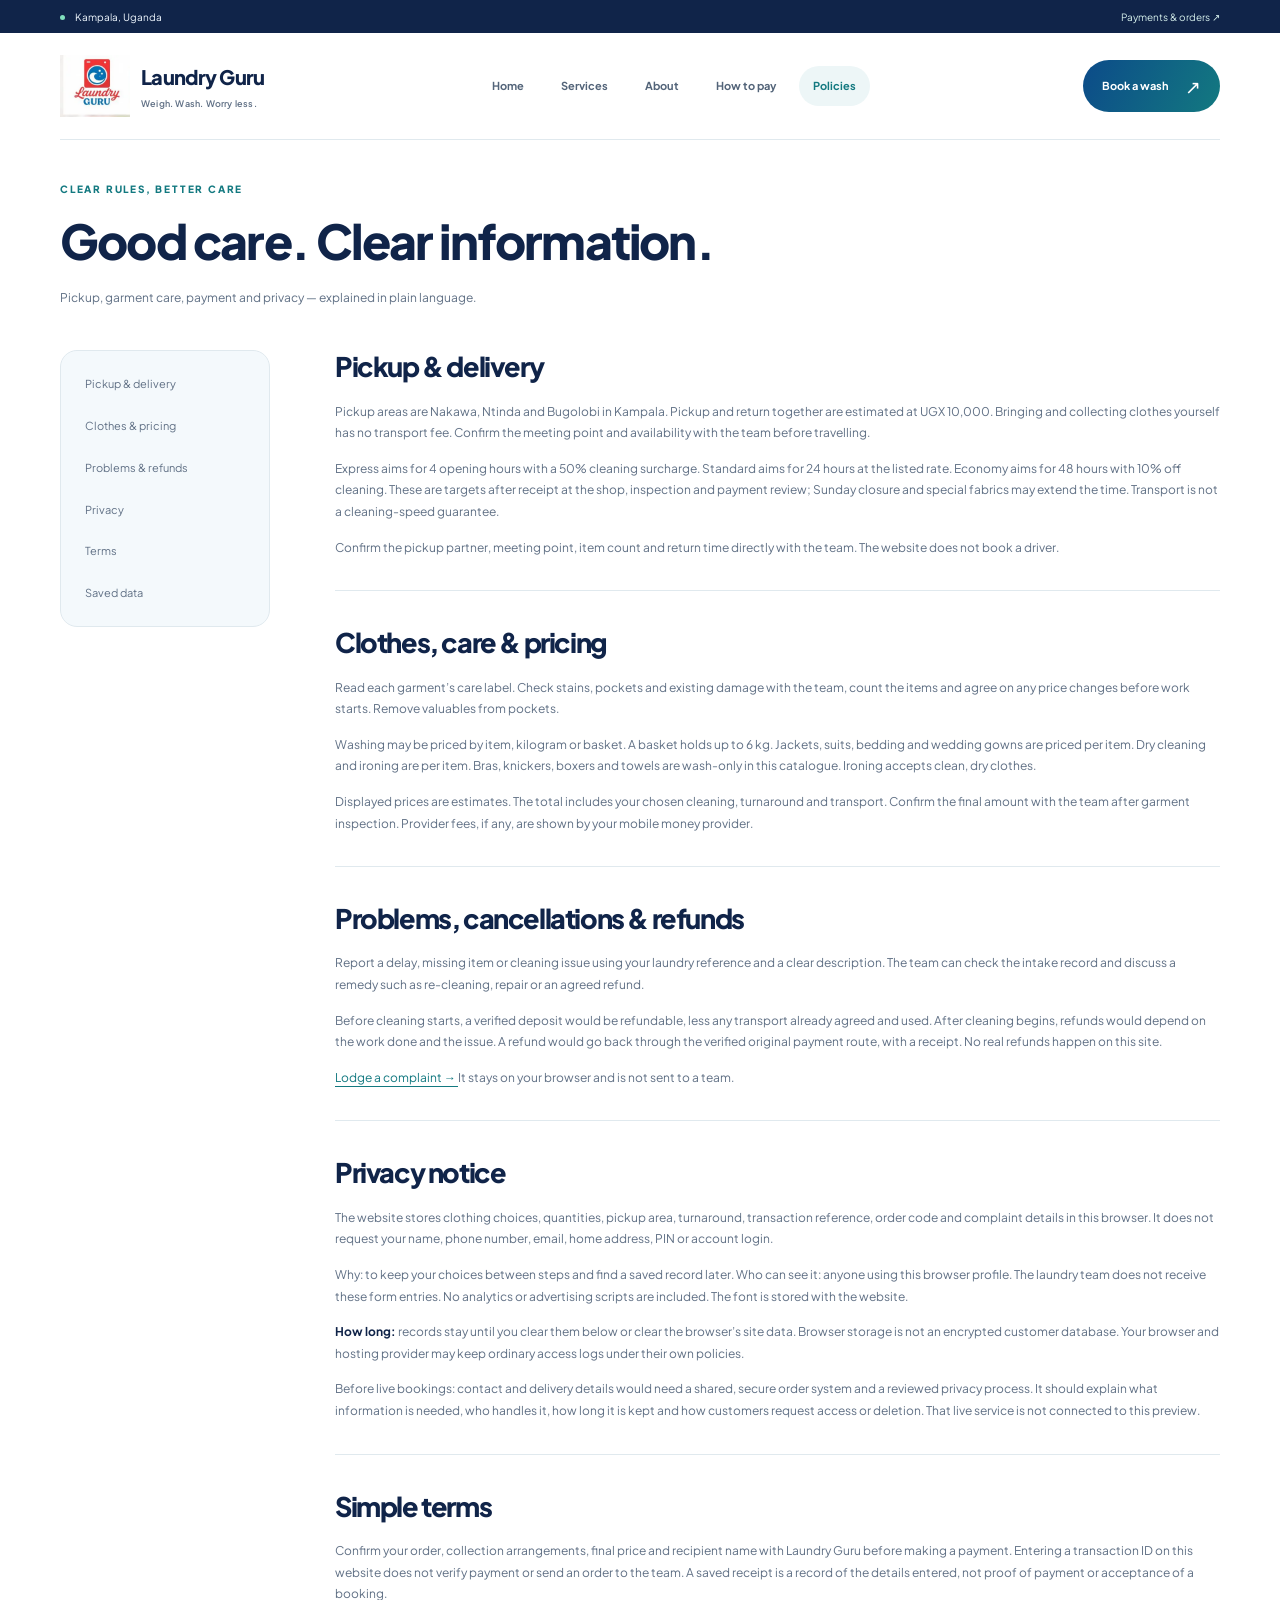
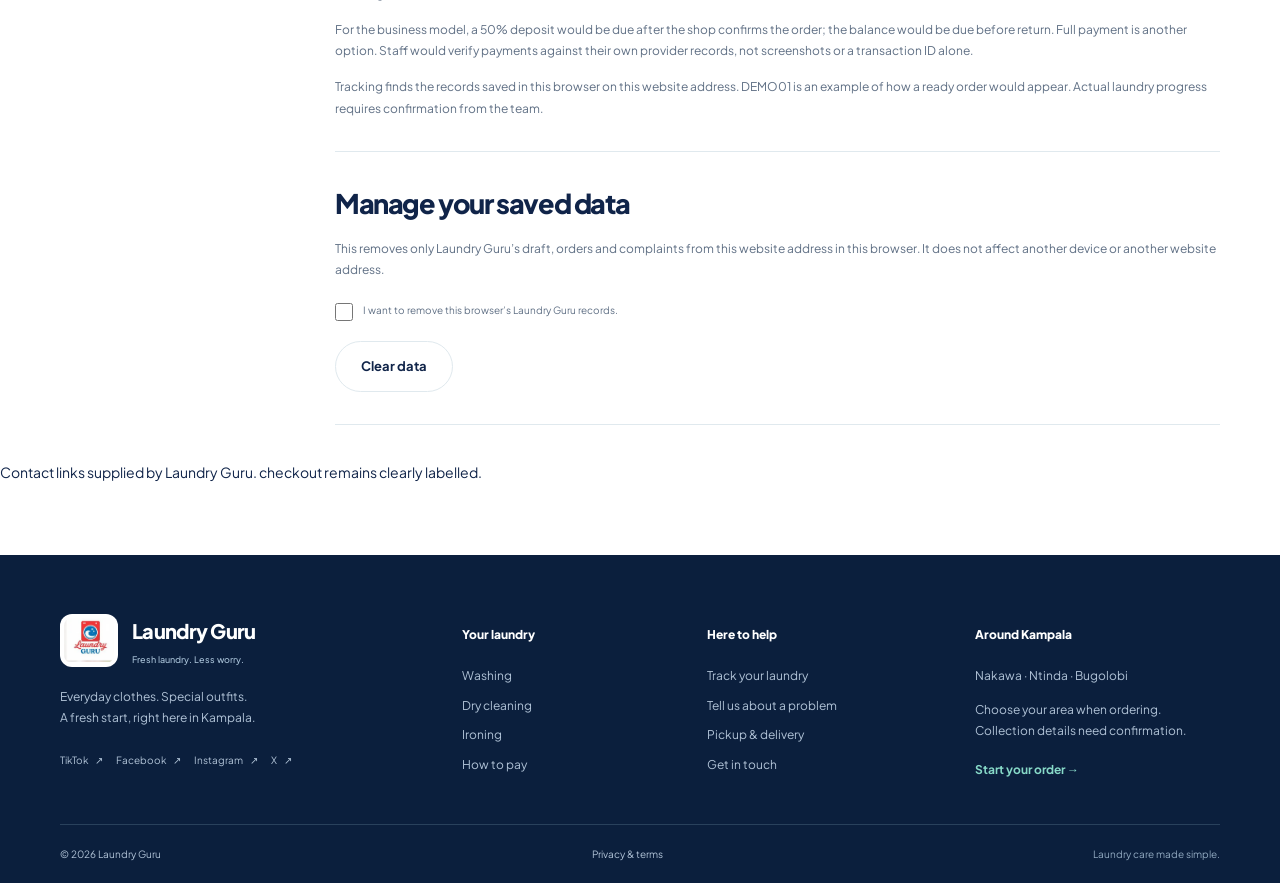
<file: policies.html>
<!DOCTYPE html>
<html lang="en">
 <head>
  <meta charset="utf-8"/>
  <meta content="width=device-width, initial-scale=1" name="viewport"/>
  <meta content="Laundry Guru — washing, dry cleaning and ironing in Kampala. Choose your clothes, view prices and explore pickup and mobile money payment options." name="description"/>
  <title>
   Policies | Laundry Guru
  </title>
  <link href="images/logo.png" rel="icon" type="image/png"/>
  <link as="font" crossorigin="" href="fonts/plus-jakarta-sans.woff2" rel="preload" type="font/woff2"/>
  <link href="style.css" rel="stylesheet"/>
  <script defer="" src="script.js">
  </script>
 </head>
 <body data-page="policies">
  <!-- The same header and menu appear on all five pages. -->
  <a class="skip" href="#main">
   Skip to content
  </a>
  <div class="top-bar">
   <div class="wrap">
    <span>
     <i aria-hidden="true" class="location-dot">
     </i>
     Kampala, Uganda
    </span>
    <a href="pay.html#how-to-pay">
     Payments &amp; orders
     <span aria-hidden="true">
      ↗
     </span>
    </a>
   </div>
  </div>
  <!-- Shared Laundry Guru header. The mobile menu uses script.js section 14. -->
  <header class="header wrap">
   <a class="logo" href="index.html">
    <img alt="Laundry Guru logo" height="69" src="images/logo.png" width="78"/>
    <span>
     Laundry Guru
     <small>
      Weigh. Wash. Worry less.
     </small>
    </span>
   </a>
   <button aria-controls="main-menu" aria-expanded="false" class="menu-toggle" type="button">
    Menu
    <span aria-hidden="true" class="menu-lines">
    </span>
   </button>
   <nav aria-label="Main menu" id="main-menu">
    <a href="index.html">
     Home
    </a>
    <a href="products.html">
     Services
    </a>
    <a href="about.html">
     About
    </a>
    <a href="pay.html">
     How to pay
    </a>
    <a aria-current="page" href="policies.html">
     Policies
    </a>
   </nav>
   <a class="button header-book" href="products.html">
    Book a wash
    <span aria-hidden="true">
     ↗
    </span>
   </a>
  </header>
  <noscript>
   <p class="notice wrap">
    Turn on JavaScript to select clothes, calculate prices and try the order flow. You can still browse services and payment instructions.
   </p>
  </noscript>
  <p class="notice wrap" hidden="" id="storage-message" role="alert">
  </p>
  <main id="main">
   <section class="page-intro wrap">
    <p class="eyebrow">
     CLEAR RULES, BETTER CARE
    </p>
    <h1>
     Good care. Clear information.
    </h1>
    <p>
     Pickup, garment care, payment and privacy — explained in plain language.
    </p>
   </section>
   <div class="wrap policy-layout">
    <nav aria-label="Policy sections" class="policy-menu">
     <a href="#delivery">
      Pickup &amp; delivery
     </a>
     <a href="#care">
      Clothes &amp; pricing
     </a>
     <a href="#refunds">
      Problems &amp; refunds
     </a>
     <a href="#privacy">
      Privacy
     </a>
     <a href="#terms">
      Terms
     </a>
     <a href="#practice-data">
      Saved data
     </a>
    </nav>
    <div class="policy-content">
     <section id="delivery">
      <h2>
       Pickup &amp; delivery
      </h2>
      <p>
       Pickup areas are Nakawa, Ntinda and Bugolobi in Kampala. Pickup and return together are estimated at UGX 10,000. Bringing and collecting clothes yourself has no transport fee. Confirm the meeting point and availability with the team before travelling.
      </p>
      <p>
       Express aims for 4 opening hours with a 50% cleaning surcharge. Standard aims for 24 hours at the listed rate. Economy aims for 48 hours with 10% off cleaning. These are targets after receipt at the shop, inspection and payment review; Sunday closure and special fabrics may extend the time. Transport is not a cleaning-speed guarantee.
      </p>
      <p>
       Confirm the pickup partner, meeting point, item count and return time directly with the team. The website does not book a driver.
      </p>
     </section>
     <section id="care">
      <h2>
       Clothes, care &amp; pricing
      </h2>
      <p>
       Read each garment’s care label. Check stains, pockets and existing damage with the team, count the items and agree on any price changes before work starts. Remove valuables from pockets.
      </p>
      <p>
       Washing may be priced by item, kilogram or basket. A basket holds up to 6 kg. Jackets, suits, bedding and wedding gowns are priced per item. Dry cleaning and ironing are per item. Bras, knickers, boxers and towels are wash-only in this catalogue. Ironing accepts clean, dry clothes.
      </p>
      <p>
       Displayed prices are estimates. The total includes your chosen cleaning, turnaround and transport. Confirm the final amount with the team after garment inspection. Provider fees, if any, are shown by your mobile money provider.
      </p>
     </section>
     <section id="refunds">
      <h2>
       Problems, cancellations &amp; refunds
      </h2>
      <p>
       Report a delay, missing item or cleaning issue using your laundry reference and a clear description. The team can check the intake record and discuss a remedy such as re-cleaning, repair or an agreed refund.
      </p>
      <p>
       Before cleaning starts, a verified deposit would be refundable, less any transport already agreed and used. After cleaning begins, refunds would depend on the work done and the issue. A refund would go back through the verified original payment route, with a receipt. No real refunds happen on this site.
      </p>
      <p>
       <a href="index.html#complaint">
        Lodge a complaint →
       </a>
       It stays on your browser and is not sent to a team.
      </p>
     </section>
     <section id="privacy">
      <h2>
       Privacy notice
      </h2>
      <p>
       The website stores clothing choices, quantities, pickup area, turnaround, transaction reference, order code and complaint details in this browser. It does not request your name, phone number, email, home address, PIN or account login.
      </p>
      <p>
       Why: to keep your choices between steps and find a saved record later. Who can see it: anyone using this browser profile. The laundry team does not receive these form entries. No analytics or advertising scripts are included. The font is stored with the website.
      </p>
      <p>
       <strong>
        How long:
       </strong>
       records stay until you clear them below or clear the browser’s site data. Browser storage is not an encrypted customer database. Your browser and hosting provider may keep ordinary access logs under their own policies.
      </p>
      <p>
       Before live bookings: contact and delivery details would need a shared, secure order system and a reviewed privacy process. It should explain what information is needed, who handles it, how long it is kept and how customers request access or deletion. That live service is not connected to this preview.
      </p>
     </section>
     <section id="terms">
      <h2>
       Simple terms
      </h2>
      <p>
       Confirm your order, collection arrangements, final price and recipient name with Laundry Guru before making a payment. Entering a transaction ID on this website does not verify payment or send an order to the team. A saved receipt is a record of the details entered, not proof of payment or acceptance of a booking.
      </p>
      <p>
       For the business model, a 50% deposit would be due after the shop confirms the order; the balance would be due before return. Full payment is another option. Staff would verify payments against their own provider records, not screenshots or a transaction ID alone.
      </p>
      <p>
       Tracking finds the records saved in this browser on this website address. DEMO01 is an example of how a ready order would appear. Actual laundry progress requires confirmation from the team.
      </p>
     </section>
     <section id="practice-data">
      <h2>
       Manage your saved data
      </h2>
      <p>
       This removes only Laundry Guru’s draft, orders and complaints from this website address in this browser. It does not affect another device or another website address.
      </p>
      <label class="check-line">
       <input id="clear-agreement" type="checkbox"/>
       I want to remove this browser’s Laundry Guru records.
      </label>
      <button class="secondary" id="clear-data" type="button">
       Clear data
      </button>
      <p class="small" id="clear-result" role="status">
      </p>
     </section>
    </div>
   </div>
  </main>
  Contact links supplied by Laundry Guru. checkout remains clearly labelled.
  <footer class="footer">
   <div class="wrap footer-grid">
    <div>
     <a class="footer-brand" href="index.html">
      <img alt="Laundry Guru" height="59" src="images/logo.png" width="66"/>
      <span>
       Laundry Guru
       <small>
        Fresh laundry. Less worry.
       </small>
      </span>
     </a>
     <p>
      Everyday clothes. Special outfits.
      <br/>
      A fresh start, right here in Kampala.
     </p>
     <div class="footer-social">
      <a href="https://www.tiktok.com/@LaundryGuruUG" rel="noopener noreferrer" target="_blank">
       TikTok
       <span aria-hidden="true">
        ↗
       </span>
      </a>
      <a href="https://www.facebook.com/LaundryGuru" rel="noopener noreferrer" target="_blank">
       Facebook
       <span aria-hidden="true">
        ↗
       </span>
      </a>
      <a href="https://www.instagram.com/laundryguru.ug?vrfl=MWYwbHNkeHJhNWk4YQ%3D%3D" rel="noopener noreferrer" target="_blank">
       Instagram
       <span aria-hidden="true">
        ↗
       </span>
      </a>
      <a href="https://x.com/guru_ug98567" rel="noopener noreferrer" target="_blank">
       X
       <span aria-hidden="true">
        ↗
       </span>
      </a>
     </div>
    </div>
    <div>
     <h2>
      Your laundry
     </h2>
     <a href="products.html?service=washing&amp;step=clothes">
      Washing
     </a>
     <a href="products.html?service=dry-cleaning&amp;step=clothes">
      Dry cleaning
     </a>
     <a href="products.html?service=ironing&amp;step=clothes">
      Ironing
     </a>
     <a href="pay.html#how-to-pay">
      How to pay
     </a>
    </div>
    <div>
     <h2>
      Here to help
     </h2>
     <a href="index.html#track">
      Track your laundry
     </a>
     <a href="index.html#complaint">
      Tell us about a problem
     </a>
     <a href="policies.html#delivery">
      Pickup &amp; delivery
     </a>
     <a href="about.html#contact">
      Get in touch
     </a>
    </div>
    <div>
     <h2>
      Around Kampala
     </h2>
     <p>
      Nakawa · Ntinda · Bugolobi
     </p>
     <p>
      Choose your area when ordering.
      <br/>
      Collection details need confirmation.
     </p>
     <a class="footer-cta" href="products.html">
      Start your order →
     </a>
    </div>
   </div>
   <div class="wrap footer-bottom">
    <p>
     © 2026 Laundry Guru
    </p>
    <a href="policies.html">
     Privacy &amp; terms
    </a>
    <span>
     Laundry care made simple.
    </span>
   </div>
  </footer>
 </body>
</html>
</file>
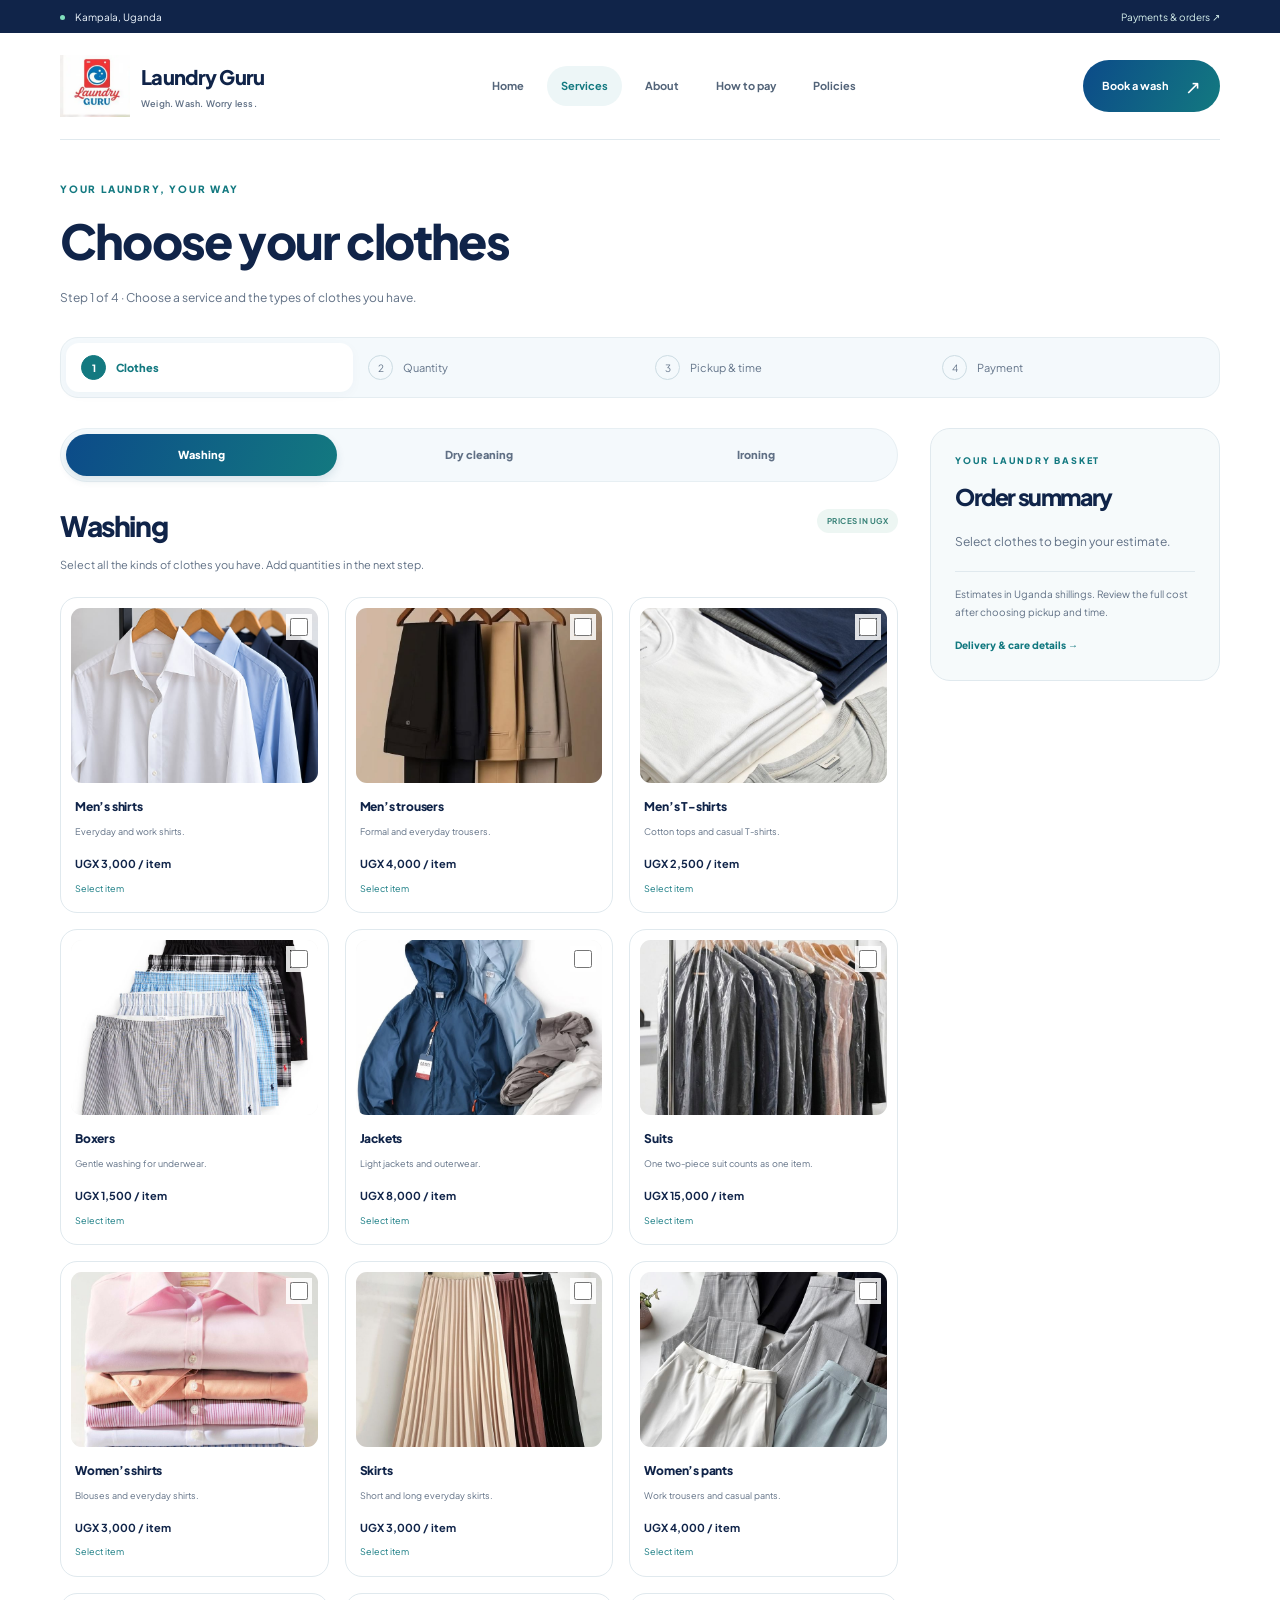
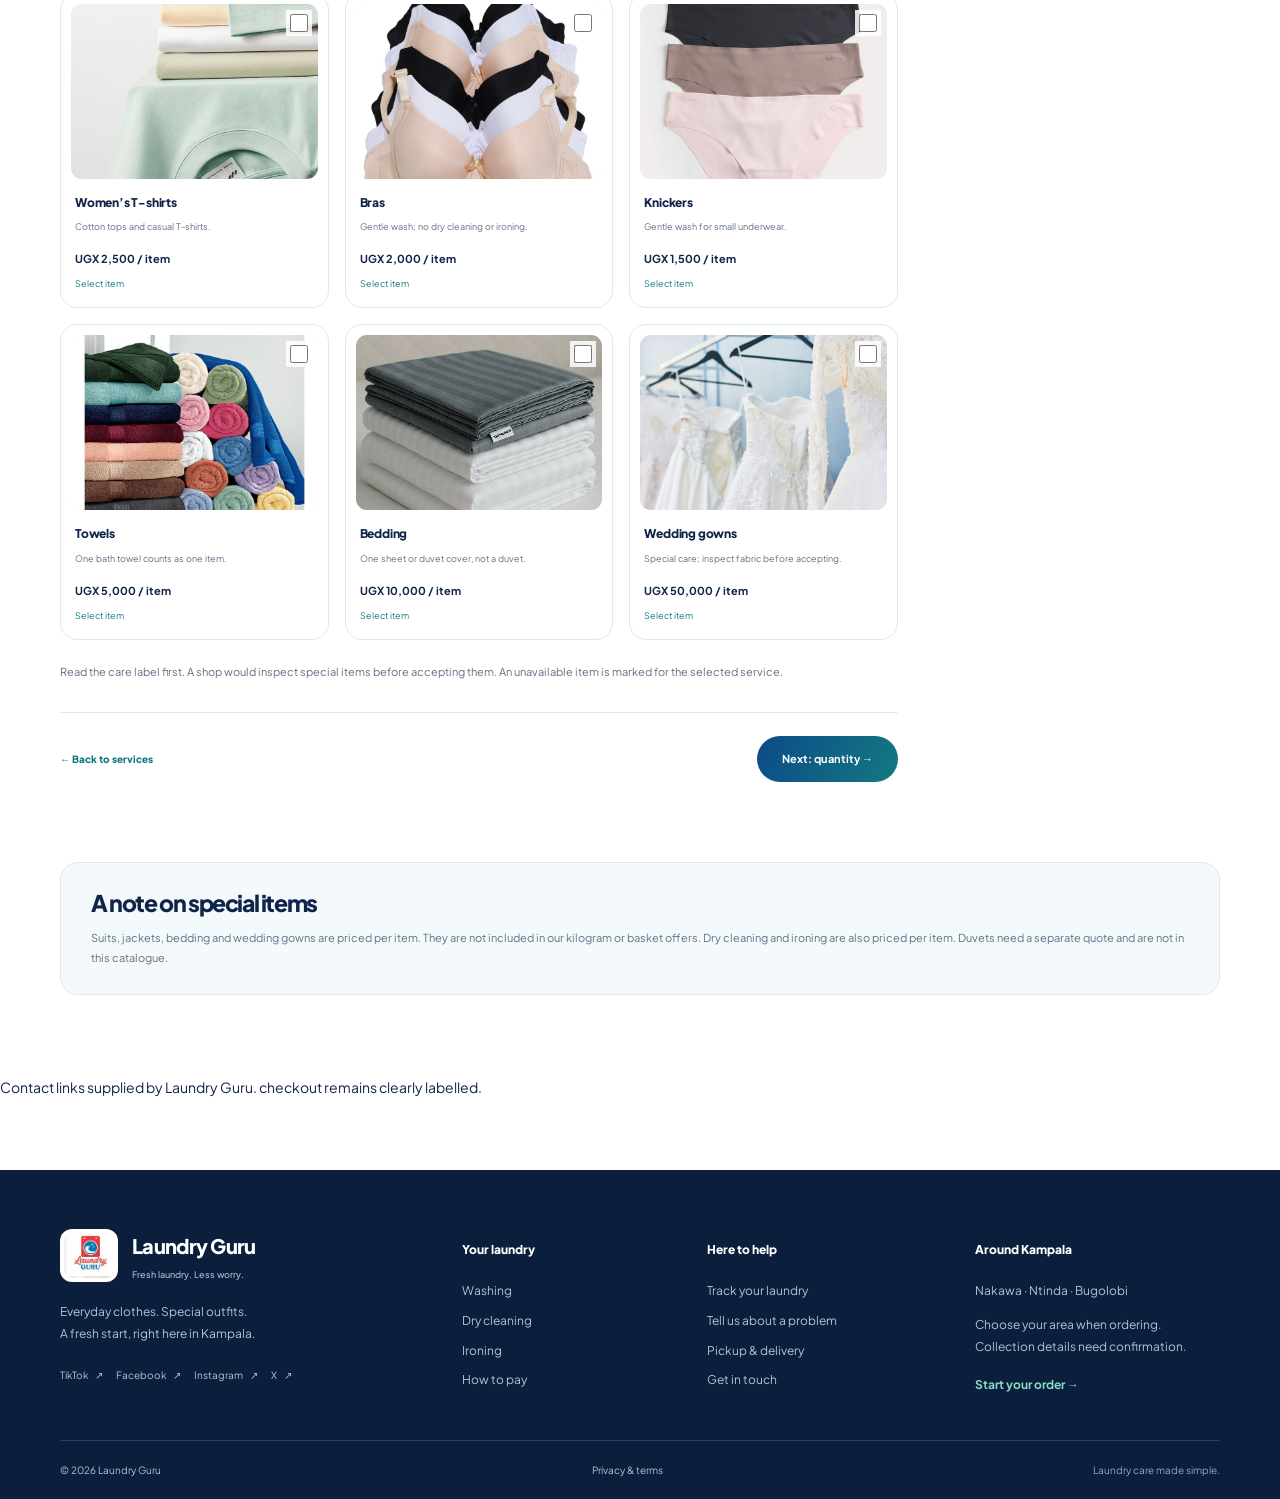
<file: products.html>
<!DOCTYPE html>
<html lang="en">
 <head>
  <meta charset="utf-8"/>
  <meta content="width=device-width, initial-scale=1" name="viewport"/>
  <meta content="Laundry Guru — washing, dry cleaning and ironing in Kampala. Choose your clothes, view prices and explore pickup and mobile money payment options." name="description"/>
  <title>
   Products | Laundry Guru
  </title>
  <link href="images/logo.png" rel="icon" type="image/png"/>
  <link as="font" crossorigin="" href="fonts/plus-jakarta-sans.woff2" rel="preload" type="font/woff2"/>
  <link href="style.css" rel="stylesheet"/>
  <script defer="" src="script.js">
  </script>
 </head>
 <body data-page="products">
  <!-- The same header and menu appear on all five pages. -->
  <a class="skip" href="#main">
   Skip to content
  </a>
  <div class="top-bar">
   <div class="wrap">
    <span>
     <i aria-hidden="true" class="location-dot">
     </i>
     Kampala, Uganda
    </span>
    <a href="pay.html#how-to-pay">
     Payments &amp; orders
     <span aria-hidden="true">
      ↗
     </span>
    </a>
   </div>
  </div>
  <!-- Shared Laundry Guru header. The mobile menu uses script.js section 14. -->
  <header class="header wrap">
   <a class="logo" href="index.html">
    <img alt="Laundry Guru logo" height="69" src="images/logo.png" width="78"/>
    <span>
     Laundry Guru
     <small>
      Weigh. Wash. Worry less.
     </small>
    </span>
   </a>
   <button aria-controls="main-menu" aria-expanded="false" class="menu-toggle" type="button">
    Menu
    <span aria-hidden="true" class="menu-lines">
    </span>
   </button>
   <nav aria-label="Main menu" id="main-menu">
    <a href="index.html">
     Home
    </a>
    <a aria-current="page" href="products.html">
     Services
    </a>
    <a href="about.html">
     About
    </a>
    <a href="pay.html">
     How to pay
    </a>
    <a href="policies.html">
     Policies
    </a>
   </nav>
   <a class="button header-book" href="products.html">
    Book a wash
    <span aria-hidden="true">
     ↗
    </span>
   </a>
  </header>
  <noscript>
   <p class="notice wrap">
    Turn on JavaScript to select clothes, calculate prices and try the order flow. You can still browse services and payment instructions.
   </p>
  </noscript>
  <p class="notice wrap" hidden="" id="storage-message" role="alert">
  </p>
  <main id="main">
   <section class="page-intro wrap">
    <p class="eyebrow">
     YOUR LAUNDRY, YOUR WAY
    </p>
    <h1>
     Choose your clothes
    </h1>
    <p id="step-description">
     Step 1 of 4 · Choose a service and the types of clothes you have.
    </p>
    <ol aria-label="Order progress" class="steps">
     <li data-step="clothes">
      <span>
       1
      </span>
      Clothes
     </li>
     <li data-step="quantity">
      <span>
       2
      </span>
      Quantity
     </li>
     <li data-step="delivery">
      <span>
       3
      </span>
      Pickup &amp; time
     </li>
     <li data-step="payment">
      <span>
       4
      </span>
      Payment
     </li>
    </ol>
   </section>
   <div class="wrap order-layout">
    <div>
     <section class="step-section" id="clothes-section">
      <div aria-label="Choose a service" class="service-tabs">
       <a data-service="washing" href="products.html?service=washing&amp;step=clothes">
        Washing
       </a>
       <a data-service="dry-cleaning" href="products.html?service=dry-cleaning&amp;step=clothes">
        Dry cleaning
       </a>
       <a data-service="ironing" href="products.html?service=ironing&amp;step=clothes">
        Ironing
       </a>
      </div>
      <div class="section-heading compact">
       <div>
        <h2 id="service-title">
         Washing
        </h2>
        <p id="service-note">
         Select all the kinds of clothes in your laundry. Add quantities in the next step.
        </p>
       </div>
       <span class="price-label">
        PRICES IN UGX
       </span>
      </div>
      <form id="clothes-form">
       <div class="product-grid">
        <label class="product-card" data-dry-cleaning="6000" data-ironing="2000" data-item="shirt" data-washing="3000">
         <input name="clothes" type="checkbox" value="shirt"/>
         <span class="product-photo">
          <img alt="Men’s shirts" height="500" loading="lazy" src="images/mens-shirts.jpg" width="500"/>
         </span>
         <span class="product-name">
          Men’s shirts
         </span>
         <span class="product-description">
          Everyday and work shirts.
         </span>
         <strong class="product-price">
          UGX 3,000 / item
         </strong>
         <span class="product-select">
          Select item
         </span>
        </label>
        <label class="product-card" data-dry-cleaning="7000" data-ironing="2500" data-item="trousers" data-washing="4000">
         <input name="clothes" type="checkbox" value="trousers"/>
         <span class="product-photo">
          <img alt="Men’s trousers" height="500" loading="lazy" src="images/mens-trousers.jpg" width="500"/>
         </span>
         <span class="product-name">
          Men’s trousers
         </span>
         <span class="product-description">
          Formal and everyday trousers.
         </span>
         <strong class="product-price">
          UGX 4,000 / item
         </strong>
         <span class="product-select">
          Select item
         </span>
        </label>
        <label class="product-card" data-dry-cleaning="4500" data-ironing="1500" data-item="tshirt" data-washing="2500">
         <input name="clothes" type="checkbox" value="tshirt"/>
         <span class="product-photo">
          <img alt="Men’s T-shirts" height="500" loading="lazy" src="images/mens-tshirts.jpg" width="500"/>
         </span>
         <span class="product-name">
          Men’s T-shirts
         </span>
         <span class="product-description">
          Cotton tops and casual T-shirts.
         </span>
         <strong class="product-price">
          UGX 2,500 / item
         </strong>
         <span class="product-select">
          Select item
         </span>
        </label>
        <label class="product-card" data-dry-cleaning="0" data-ironing="0" data-item="boxers" data-washing="1500">
         <input name="clothes" type="checkbox" value="boxers"/>
         <span class="product-photo">
          <img alt="Boxers" height="500" loading="lazy" src="images/boxers.jpg" width="500"/>
         </span>
         <span class="product-name">
          Boxers
         </span>
         <span class="product-description">
          Gentle washing for underwear.
         </span>
         <strong class="product-price">
          UGX 1,500 / item
         </strong>
         <span class="product-select">
          Select item
         </span>
        </label>
        <label class="product-card" data-dry-cleaning="12000" data-ironing="5000" data-item="jacket" data-washing="8000">
         <input name="clothes" type="checkbox" value="jacket"/>
         <span class="product-photo">
          <img alt="Jackets" height="500" loading="lazy" src="images/jackets.jpg" width="500"/>
         </span>
         <span class="product-name">
          Jackets
         </span>
         <span class="product-description">
          Light jackets and outerwear.
         </span>
         <strong class="product-price">
          UGX 8,000 / item
         </strong>
         <span class="product-select">
          Select item
         </span>
        </label>
        <label class="product-card" data-dry-cleaning="20000" data-ironing="8000" data-item="suit" data-washing="15000">
         <input name="clothes" type="checkbox" value="suit"/>
         <span class="product-photo">
          <img alt="Suits" height="500" loading="lazy" src="images/suits.jpg" width="500"/>
         </span>
         <span class="product-name">
          Suits
         </span>
         <span class="product-description">
          One two-piece suit counts as one item.
         </span>
         <strong class="product-price">
          UGX 15,000 / item
         </strong>
         <span class="product-select">
          Select item
         </span>
        </label>
        <label class="product-card" data-dry-cleaning="6000" data-ironing="2000" data-item="women-shirt" data-washing="3000">
         <input name="clothes" type="checkbox" value="women-shirt"/>
         <span class="product-photo">
          <img alt="Women’s shirts" height="500" loading="lazy" src="images/womens-shirts.jpg" width="500"/>
         </span>
         <span class="product-name">
          Women’s shirts
         </span>
         <span class="product-description">
          Blouses and everyday shirts.
         </span>
         <strong class="product-price">
          UGX 3,000 / item
         </strong>
         <span class="product-select">
          Select item
         </span>
        </label>
        <label class="product-card" data-dry-cleaning="6000" data-ironing="2000" data-item="skirt" data-washing="3000">
         <input name="clothes" type="checkbox" value="skirt"/>
         <span class="product-photo">
          <img alt="Pleated skirts in cream, burgundy and black" height="736" loading="lazy" src="images/skirts.jpg" width="736"/>
         </span>
         <span class="product-name">
          Skirts
         </span>
         <span class="product-description">
          Short and long everyday skirts.
         </span>
         <strong class="product-price">
          UGX 3,000 / item
         </strong>
         <span class="product-select">
          Select item
         </span>
        </label>
        <label class="product-card" data-dry-cleaning="7000" data-ironing="2500" data-item="pants" data-washing="4000">
         <input name="clothes" type="checkbox" value="pants"/>
         <span class="product-photo">
          <img alt="Women’s pants" height="500" loading="lazy" src="images/womens-pants.jpg" width="500"/>
         </span>
         <span class="product-name">
          Women’s pants
         </span>
         <span class="product-description">
          Work trousers and casual pants.
         </span>
         <strong class="product-price">
          UGX 4,000 / item
         </strong>
         <span class="product-select">
          Select item
         </span>
        </label>
        <label class="product-card" data-dry-cleaning="4500" data-ironing="1500" data-item="women-tshirt" data-washing="2500">
         <input name="clothes" type="checkbox" value="women-tshirt"/>
         <span class="product-photo">
          <img alt="Women’s T-shirts" height="500" loading="lazy" src="images/womens-tshirts.jpg" width="500"/>
         </span>
         <span class="product-name">
          Women’s T-shirts
         </span>
         <span class="product-description">
          Cotton tops and casual T-shirts.
         </span>
         <strong class="product-price">
          UGX 2,500 / item
         </strong>
         <span class="product-select">
          Select item
         </span>
        </label>
        <label class="product-card" data-dry-cleaning="0" data-ironing="0" data-item="bra" data-washing="2000">
         <input name="clothes" type="checkbox" value="bra"/>
         <span class="product-photo">
          <img alt="Bras" height="500" loading="lazy" src="images/bras.jpg" width="500"/>
         </span>
         <span class="product-name">
          Bras
         </span>
         <span class="product-description">
          Gentle wash; no dry cleaning or ironing.
         </span>
         <strong class="product-price">
          UGX 2,000 / item
         </strong>
         <span class="product-select">
          Select item
         </span>
        </label>
        <label class="product-card" data-dry-cleaning="0" data-ironing="0" data-item="knickers" data-washing="1500">
         <input name="clothes" type="checkbox" value="knickers"/>
         <span class="product-photo">
          <img alt="Knickers" height="500" loading="lazy" src="images/knickers.jpg" width="500"/>
         </span>
         <span class="product-name">
          Knickers
         </span>
         <span class="product-description">
          Gentle wash for small underwear.
         </span>
         <strong class="product-price">
          UGX 1,500 / item
         </strong>
         <span class="product-select">
          Select item
         </span>
        </label>
        <label class="product-card" data-dry-cleaning="0" data-ironing="0" data-item="towel" data-washing="5000">
         <input name="clothes" type="checkbox" value="towel"/>
         <span class="product-photo">
          <img alt="Folded and rolled towels in assorted colours" height="736" loading="lazy" src="images/towels.jpg" width="736"/>
         </span>
         <span class="product-name">
          Towels
         </span>
         <span class="product-description">
          One bath towel counts as one item.
         </span>
         <strong class="product-price">
          UGX 5,000 / item
         </strong>
         <span class="product-select">
          Select item
         </span>
        </label>
        <label class="product-card" data-dry-cleaning="0" data-ironing="4000" data-item="bedding" data-washing="10000">
         <input name="clothes" type="checkbox" value="bedding"/>
         <span class="product-photo">
          <img alt="Bedding" height="500" loading="lazy" src="images/bedding.jpg" width="500"/>
         </span>
         <span class="product-name">
          Bedding
         </span>
         <span class="product-description">
          One sheet or duvet cover, not a duvet.
         </span>
         <strong class="product-price">
          UGX 10,000 / item
         </strong>
         <span class="product-select">
          Select item
         </span>
        </label>
        <label class="product-card" data-dry-cleaning="80000" data-ironing="20000" data-item="gown" data-washing="50000">
         <input name="clothes" type="checkbox" value="gown"/>
         <span class="product-photo">
          <img alt="Wedding gowns" height="500" loading="lazy" src="images/wedding-gowns.jpg" width="500"/>
         </span>
         <span class="product-name">
          Wedding gowns
         </span>
         <span class="product-description">
          Special care; inspect fabric before accepting.
         </span>
         <strong class="product-price">
          UGX 50,000 / item
         </strong>
         <span class="product-select">
          Select item
         </span>
        </label>
       </div>
       <p class="small">
        Read the care label first. A shop would inspect special items before accepting them. An unavailable item is marked for the selected service.
       </p>
       <p class="error" id="clothes-error" role="alert">
       </p>
       <div class="page-actions">
        <a class="text-link" href="index.html#services">
         ← Back to services
        </a>
        <button type="submit">
         Next: quantity →
        </button>
       </div>
      </form>
     </section>
     <!-- This second Products view opens at a new URL when Next is clicked. -->
     <section class="step-section" hidden="" id="quantity-section">
      <h2>
       How much laundry do you have?
      </h2>
      <p id="quantity-note">
       Choose how you would like us to price your washing.
      </p>
      <form id="quantity-form">
       <fieldset class="choice-grid" id="quantity-choices">
        <legend>
         Choose a pricing method
        </legend>
        <label class="choice">
         <input checked="" name="method" type="radio" value="item"/>
         <strong>
          Per cloth
         </strong>
         <span>
          Enter the number of each item. Each type has its own price.
         </span>
        </label>
        <label class="choice" id="kg-choice">
         <input name="method" type="radio" value="kg"/>
         <strong>
          Per kilogram
         </strong>
         <span>
          UGX 8,000 / kg. Everyday clothes only. Final weight checked at the shop.
         </span>
        </label>
        <label class="choice" id="basket-choice">
         <input name="method" type="radio" value="basket"/>
         <strong>
          Per laundry basket
         </strong>
         <span>
          UGX 35,000 / basket. One basket holds up to 6 kg of everyday clothes.
         </span>
        </label>
       </fieldset>
       <div class="panel quantity-list" id="item-quantities">
       </div>
       <div class="panel" hidden="" id="bulk-quantity">
        <label for="bulk-count" id="bulk-label">
         Number of kilograms
        </label>
        <input id="bulk-count" max="100" min="0.5" step="0.5" type="number" value="1"/>
        <p class="small" id="bulk-help">
        </p>
       </div>
       <p class="error" id="quantity-error" role="alert">
       </p>
       <div class="page-actions">
        <a class="text-link" href="products.html?step=clothes" id="back-to-clothes">
         ← Back: clothes
        </a>
        <button type="submit">
         Next: pickup &amp; time →
        </button>
       </div>
      </form>
     </section>
    </div>
    <aside class="order-summary panel">
     <p class="eyebrow">
      YOUR LAUNDRY BASKET
     </p>
     <h2>
      Order summary
     </h2>
     <div data-summary="">
      <p>
       Choose clothes to begin your estimate.
      </p>
     </div>
     <p class="small">
      Estimates in Uganda shillings. Review the full cost after choosing pickup and time.
     </p>
     <a class="text-link" href="policies.html#delivery">
      Delivery &amp; care details →
     </a>
    </aside>
   </div>
   <section class="section wrap">
    <div class="help-strip">
     <h2>
      A note on special items
     </h2>
     <p>
      Suits, jackets, bedding and wedding gowns are priced per item. They are not included in our kilogram or basket offers. Dry cleaning and ironing are also priced per item. Duvets need a separate quote and are not in this catalogue.
     </p>
    </div>
   </section>
  </main>
  Contact links supplied by Laundry Guru. checkout remains clearly labelled.
  <footer class="footer">
   <div class="wrap footer-grid">
    <div>
     <a class="footer-brand" href="index.html">
      <img alt="Laundry Guru" height="59" src="images/logo.png" width="66"/>
      <span>
       Laundry Guru
       <small>
        Fresh laundry. Less worry.
       </small>
      </span>
     </a>
     <p>
      Everyday clothes. Special outfits.
      <br/>
      A fresh start, right here in Kampala.
     </p>
     <div class="footer-social">
      <a href="https://www.tiktok.com/@LaundryGuruUG" rel="noopener noreferrer" target="_blank">
       TikTok
       <span aria-hidden="true">
        ↗
       </span>
      </a>
      <a href="https://www.facebook.com/LaundryGuru" rel="noopener noreferrer" target="_blank">
       Facebook
       <span aria-hidden="true">
        ↗
       </span>
      </a>
      <a href="https://www.instagram.com/laundryguru.ug?vrfl=MWYwbHNkeHJhNWk4YQ%3D%3D" rel="noopener noreferrer" target="_blank">
       Instagram
       <span aria-hidden="true">
        ↗
       </span>
      </a>
      <a href="https://x.com/guru_ug98567" rel="noopener noreferrer" target="_blank">
       X
       <span aria-hidden="true">
        ↗
       </span>
      </a>
     </div>
    </div>
    <div>
     <h2>
      Your laundry
     </h2>
     <a href="products.html?service=washing&amp;step=clothes">
      Washing
     </a>
     <a href="products.html?service=dry-cleaning&amp;step=clothes">
      Dry cleaning
     </a>
     <a href="products.html?service=ironing&amp;step=clothes">
      Ironing
     </a>
     <a href="pay.html#how-to-pay">
      How to pay
     </a>
    </div>
    <div>
     <h2>
      Here to help
     </h2>
     <a href="index.html#track">
      Track your laundry
     </a>
     <a href="index.html#complaint">
      Tell us about a problem
     </a>
     <a href="policies.html#delivery">
      Pickup &amp; delivery
     </a>
     <a href="about.html#contact">
      Get in touch
     </a>
    </div>
    <div>
     <h2>
      Around Kampala
     </h2>
     <p>
      Nakawa · Ntinda · Bugolobi
     </p>
     <p>
      Choose your area when ordering.
      <br/>
      Collection details need confirmation.
     </p>
     <a class="footer-cta" href="products.html">
      Start your order →
     </a>
    </div>
   </div>
   <div class="wrap footer-bottom">
    <p>
     © 2026 Laundry Guru
    </p>
    <a href="policies.html">
     Privacy &amp; terms
    </a>
    <span>
     Laundry care made simple.
    </span>
   </div>
  </footer>
 </body>
</html>
</file>
<file: style.css>
/* 1. Laundry Guru theme: local font, flyer blue and teal, readable spacing. */
@font-face {
  font-family: 'Plus Jakarta Sans';
  src: url('fonts/plus-jakarta-sans.woff2') format('woff2');
  font-style: normal;
  font-weight: 200 800;
  font-display: swap;
}
:root {
  --ink: #102449;
  --blue: #0c4b89;
  --green: #137980;
  --muted: #607085;
  --line: #e0e9ee;
  --soft: #f4f9fc;
  --mint: #eaf7f2;
  --white: #fff;
  --shadow: 0 12px 38px #173e5b0a;
}
* { box-sizing: border-box; }
html { scroll-behavior: smooth; scroll-padding-top: 30px; }
body { margin: 0; background: white; color: var(--ink); font: 14px/1.8 'Plus Jakarta Sans', Arial, sans-serif; }
img { display: block; max-width: 100%; height: auto; }
a { color: var(--green); text-underline-offset: 4px; }
a:hover { color: var(--blue); }
h1, h2, h3, p, figure { margin: 0; }
p { color: var(--muted); }
p + p { margin-top: 14px; }
h1, h2, h3 { line-height: 1.2; font-weight: 800; }
h1 { font-size: clamp(40px, 5.4vw, 66px); letter-spacing: -2.8px; }
h2 { font-size: clamp(27px, 3vw, 38px); letter-spacing: -1.4px; margin-bottom: 18px; }
h3 { font-size: 17px; letter-spacing: -.4px; margin-bottom: 9px; }
h1 span, h2 span { color: var(--green); }
strong, b { color: var(--ink); }
button, input, select, textarea { font: inherit; }
button, .button { display: inline-flex; justify-content: center; align-items: center; gap: 22px; border: 0; border-radius: 999px; padding: 14px 25px; color: white; background: linear-gradient(115deg, var(--blue), var(--green)); font-weight: 700; font-size: 13px; line-height: 1.6; text-decoration: none; cursor: pointer; transition: box-shadow .2s, background .2s, transform .2s; }
button:hover, .button:hover { color: white; box-shadow: 0 6px 18px #0c4b8924; transform: translateY(-1px); }
.button > span { font-size: 19px; font-weight: 500; }
.secondary { background: white; border: 1px solid var(--line); color: var(--ink); }
.secondary:hover { color: var(--blue); border-color: #9cbfc8; }
.light { background: white; color: var(--blue); }
.light:hover { color: var(--ink); background: var(--mint); }
:focus-visible { outline: 3px solid #df8c15; outline-offset: 4px; }
[hidden] { display: none !important; }
.wrap { width: min(1160px, calc(100% - 64px)); margin-inline: auto; }
.section { padding-block: 80px; }
.soft { background: var(--soft); }
.eyebrow { color: var(--green); font-size: 10px; letter-spacing: 1.8px; font-weight: 800; margin-bottom: 14px; }
.small { font-size: 11px; line-height: 1.8; }
.text-link { display: inline-block; font-size: 12px; font-weight: 800; text-decoration: none; }
.text-link:hover { text-decoration: underline; }
.button-row { display: flex; align-items: center; flex-wrap: wrap; gap: 24px; margin-top: 28px; }
.notice { margin-block: 20px; background: #fff8e8; border: 1px solid #f1dfb5; color: #76551e; padding: 17px 20px; border-radius: 14px; font-size: 12px; }
.error { color: #b1272e; font-weight: 700; margin-block: 15px; }
.skip { position: absolute; top: -100px; left: 16px; background: white; padding: 10px 20px; z-index: 10; }
.skip:focus { top: 10px; }
/* 2. Shared navigation and real Laundry Guru social links. */
.top-bar { background: var(--ink); color: #f0f8ff; font-size: 10px; }
.top-bar > div { display: flex; justify-content: space-between; align-items: center; min-height: 33px; gap: 15px; }
.top-bar a { color: #d5efeb; text-decoration: none; }
.location-dot { display: inline-block; width: 5px; height: 5px; background: #80dfbd; border-radius: 50%; margin-right: 8px; vertical-align: middle; }
.header { display: flex; align-items: center; justify-content: space-between; min-height: 106px; gap: 28px; }
.logo { display: flex; gap: 11px; align-items: center; color: var(--ink); text-decoration: none; white-space: nowrap; }
.logo img { width: 70px; height: 62px; object-fit: contain; }
.logo > span { font-size: 20px; font-weight: 800; letter-spacing: -.7px; }
.logo small { display: block; font-size: 9px; font-weight: 600; color: var(--muted); letter-spacing: .2px; margin-top: 1px; }
.header nav { display: flex; align-items: center; gap: 9px; }
.header nav a { text-decoration: none; color: #536479; font-weight: 700; font-size: 11px; padding: 10px 14px; border-radius: 999px; white-space: nowrap; }
.header nav a[aria-current], .header nav a:hover { background: #edf6f7; color: var(--green); }
.header .header-book { font-size: 11px; padding: 11px 19px; gap: 16px; white-space: nowrap; }
.menu-toggle { display: none; }
.footer { margin-top: 70px; background: #0b1f3d; color: #c0cfdf; padding: 58px 0 20px; }
.footer-grid { display: grid; grid-template-columns: 1.6fr .9fr 1fr 1.1fr; gap: 45px; }
.footer p { color: #b1c3d7; font-size: 12px; }
.footer a { display: block; color: #b1c3d7; font-size: 12px; text-decoration: none; margin-bottom: 8px; }
.footer a:hover { color: white; }
.footer h2 { font-size: 12px; color: white; letter-spacing: 0; margin: 15px 0 23px; }
.footer .footer-brand { display: flex; gap: 14px; align-items: center; margin-bottom: 18px; }
.footer-brand img { width: 58px; height: 53px; object-fit: contain; background: white; padding: 4px; border-radius: 12px; }
.footer-brand > span { font-size: 20px; font-weight: 800; color: white; letter-spacing: -.7px; }
.footer-brand small { display: block; font-size: 9px; font-weight: 500; color: #a7c0d6; letter-spacing: 0; margin-top: 3px; }
.footer-social { display: flex; flex-wrap: wrap; gap: 13px; margin-top: 22px; }
.footer-social a { font-size: 10px; padding: 0; }
.footer-social a span { margin-left: 5px; }
.footer p + p { margin-top: 12px; }
.footer .footer-cta { color: #87d9c8; margin-top: 17px; font-weight: 700; }
.footer-bottom { display: flex; justify-content: space-between; flex-wrap: wrap; gap: 15px; border-top: 1px solid #29415c; padding-top: 20px; margin-top: 36px; font-size: 10px; color: #91a9c0; }
.footer-bottom p, .footer-bottom a { font-size: 10px; margin: 0; }
/* 3. Home portrait and a few soft, clickable soap bubbles. */
.hero { display: grid; grid-template-columns: 1fr 1.04fr; align-items: center; gap: 52px; padding-block: 30px 56px; }
.hero-label { display: inline-flex; align-items: center; gap: 8px; background: #eff8f4; color: #216e67; border: 1px solid #dbefe6; padding: 6px 13px; border-radius: 999px; font-size: 9px; letter-spacing: 1.1px; margin-bottom: 25px; }
.hero-label span { font-size: 15px; }
.hero h1 { line-height: 1.16; }
.hero h1 > span { background: linear-gradient(90deg, #0d5d99, #168b78); background-clip: text; -webkit-background-clip: text; color: transparent; }
.hero-copy > p:not(.eyebrow) { max-width: 430px; margin-top: 22px; font-size: 13px; line-height: 1.95; }
.hero-details { display: flex; flex-wrap: wrap; gap: 20px; margin-top: 31px; font-size: 10px; color: #62798a; }
.hero-details b { color: var(--green); margin-right: 4px; background: #e9f7f0; padding: 3px 5px; border-radius: 50%; }
.hero-scene { height: 475px; position: relative; isolation: isolate; background: linear-gradient(140deg,#eef7ff 5%,#dcf1f1 63%,#e9f4e6); border-radius: 125px 32px 32px 32px; overflow: hidden; }
.hero-circle { position: absolute; width: 370px; height: 370px; border-radius: 50%; background: #c2e3e74d; border: 1px solid #bcdde24d; top: 68px; left: 55px; }
.hero-circle::after { content: ''; position: absolute; inset: -27px; border: 1px solid #fdfefeab; border-radius: 50%; }
.hero-person { position: absolute; height: 94%; width: 133%; max-width: none; object-fit: cover; object-position: 48% top; bottom: 0; left: -16%; z-index: 1; }
.floating-note { position: absolute; left: 18px; bottom: 23px; z-index: 2; display: flex; gap: 11px; align-items: center; background: #fffffff2; border: 1px solid white; border-radius: 16px; padding: 13px 17px; box-shadow: 0 6px 22px #1c4b6414; }
.note-icon { display: flex; align-items: center; justify-content: center; width: 34px; height: 34px; border-radius: 11px; color: var(--green); background: var(--mint); font-size: 24px; }
.floating-note strong { display: block; font-size: 12px; }
.floating-note small { display: block; font-size: 9px; color: var(--muted); margin-top: 2px; }
.fresh-stamp { position: absolute; z-index: 2; right: 20px; top: 25px; color: #165f57; background: #ffffffd9; padding: 7px 12px; border: 1px solid white; border-radius: 999px; font-size: 9px; font-weight: 800; }
.fresh-stamp > span { display: inline-block; color: var(--green); margin-right: 3px; }
.soap-bubble { display: block; padding: 0; border: 1px solid #ffffffcf; border-radius: 50%; background: radial-gradient(circle at 30% 25%,#fff9,transparent 60%),linear-gradient(130deg,#fff1,#aae3ed45); box-shadow: inset -3px -4px 9px #9ec9dd30,0 3px 8px #145b7b08; position: absolute; z-index: 3; min-width: 0; animation: drift 6s ease-in-out infinite alternate; }
.soap-bubble::after { content: ''; position: absolute; top: 16%; left: 19%; width: 29%; height: 13%; border-radius: 50%; background: #fff9; transform: rotate(-37deg); }
.soap-bubble:hover { box-shadow: 0 0 0 5px #fff3; }
.bubble-one { width: 43px; height: 43px; top: 32px; left: 95px; }
.bubble-two { width: 31px; height: 31px; top: 205px; right: 21px; animation-delay: -2s; }
.bubble-three { width: 20px; height: 20px; top: 150px; left: 31px; animation-delay: -4s; }
.soap-bubble.popped { animation: pop .65s ease-out both; }
@keyframes drift { from { transform: translateY(0); } to { transform: translateY(-10px); } }
@keyframes pop { 0% { opacity: 1; transform: scale(1); } 60% { opacity: 0; transform: scale(1.7); } 100% { opacity: 0; transform: scale(.3); } }
/* 4. Tracking, photographed service cards and easy customer steps. */
.track-band { background: var(--ink); padding-block: 28px; }
.track-layout { display: grid; grid-template-columns: 1fr 1.1fr; gap: 20px 70px; align-items: center; }
.track-band .eyebrow { color: #8bd7cd; font-size: 9px; margin-bottom: 7px; }
.track-band h2 { color: white; font-size: 27px; letter-spacing: -.9px; margin-bottom: 7px; }
.track-band p, .track-band strong { color: #afc5d9; font-size: 11px; }
.track-band label { color: #d9e6ee; font-size: 10px !important; margin: 0 0 7px !important; }
.track-band .small { color: #96aec5; font-size: 9px; margin-top: 7px; }
.input-button { display: flex; gap: 9px; padding: 5px; background: white; border-radius: 999px; }
.input-button input { min-width: 0; border: 0 !important; background: transparent !important; padding: 8px 15px !important; }
.input-button button { white-space: nowrap; padding: 10px 20px; font-size: 10px; gap: 10px; }
#track-code, #complaint-code { text-transform: uppercase; letter-spacing: 1.5px; }
.track-result { grid-column: 1 / -1; }
.result { padding: 24px; border-radius: 18px; background: white; border: 1px solid var(--line); }
.track-band .result h3 { color: var(--ink); }
.track-band .result p, .track-band .result strong { color: var(--muted); }
.result p + p { margin-top: 7px; }
.status-line { list-style: none; display: flex; flex-wrap: wrap; gap: 9px; padding: 0; margin-block: 18px 10px; }
.status-line li { font-size: 10px; border-radius: 99px; background: var(--soft); padding: 7px 12px; color: var(--muted); }
.status-line .current { color: white; background: var(--green); }
.section-heading { display: flex; align-items: flex-end; justify-content: space-between; gap: 30px; margin-bottom: 30px; }
.section-heading h2 { margin-bottom: 0; }
.section-heading > p { max-width: 340px; font-size: 11px; }
.service-grid, .three-columns { display: grid; grid-template-columns: repeat(3,minmax(0,1fr)); gap: 24px; }
.service-card { display: block; text-decoration: none; border: 1px solid var(--line); background: white; border-radius: 22px; overflow: hidden; transition: box-shadow .2s, transform .2s, border-color .2s; }
.service-card:hover { border-color: #accfd1; transform: translateY(-4px); box-shadow: var(--shadow); }
.service-photo { height: 210px; position: relative; overflow: hidden; background: #f2f5f7; }
.service-photo img { width: 100%; height: 100%; object-fit: cover; }
.service-card:first-child .service-photo img { object-position: center 40%; }
.service-arrow { position: absolute; right: 17px; bottom: 15px; width: 37px; height: 37px; border-radius: 50%; background: white; display: flex; align-items: center; justify-content: center; font-size: 23px; color: var(--green); box-shadow: 0 3px 10px #10244912; }
.service-content { padding: 23px; }
.service-number { color: var(--green); font-size: 8px; letter-spacing: 1.25px; font-weight: 800; }
.service-content h3 { margin-top: 10px; margin-bottom: 12px; font-size: 23px; letter-spacing: -.8px; }
.service-content p { font-size: 11px; min-height: 59px; }
.service-bottom { border-top: 1px solid var(--line); margin-top: 21px; padding-top: 17px; }
.service-bottom strong { display: block; font-size: 12px; }
.service-bottom small { font-size: 9px; font-weight: 500; color: var(--muted); }
.service-bottom > span { display: inline-block; color: var(--green); font-size: 10px; font-weight: 800; margin-top: 13px; }
.how-grid { display: grid; grid-template-columns: repeat(4,1fr); list-style: none; padding: 0; margin: 35px 0 0; gap: 32px; }
.how-grid li > span { width: 40px; height: 40px; display: flex; justify-content: center; align-items: center; border-radius: 14px; background: white; color: var(--green); border: 1px solid #d3e8e6; margin-bottom: 22px; font-size: 12px; font-weight: 800; }
.how-grid h3 { font-size: 14px; margin-bottom: 12px; }
.how-grid p { font-size: 11px; }
.about-preview { display: grid; grid-template-columns: .96fr 1fr; gap: 85px; align-items: center; }
.about-preview > div > p:not(.eyebrow) { font-size: 12px; }
.care-picture { position: relative; padding: 25px 30px 40px 0; }
.care-photo { padding: 30px; border-radius: 35px 105px 35px 35px; background: #e9f5f5; overflow: hidden; }
.care-photo img { width: 100%; aspect-ratio: 1; object-fit: cover; mix-blend-mode: multiply; border-radius: 20px; }
.care-tag { position: absolute; bottom: 16px; right: 5px; background: white; border: 1px solid var(--line); padding: 16px 22px; border-radius: 14px; font-size: 10px; font-weight: 800; box-shadow: var(--shadow); }
.care-tag > span { color: var(--green); font-size: 19px; margin-right: 8px; vertical-align: middle; }
.care-bubble { width: 40px; height: 40px; position: absolute; top: 13px; right: 1px; border: 1px solid #b4e3df; border-radius: 50%; background: #ecfaf5a1; }
.reason-list { margin-block: 20px; }
.reason-list > div { display: flex; gap: 17px; border-bottom: 1px solid var(--line); padding-block: 14px; }
.reason-list b { font-size: 10px; color: var(--green); padding-top: 2px; }
.reason-list h3 { font-size: 13px; margin-bottom: 5px; }
.reason-list p { font-size: 10px; }
.two-columns { display: grid; grid-template-columns: 1fr 1fr; gap: 60px; }
.two-columns .small { margin-top: 20px; }
.two-columns > div > .text-link { margin-top: 20px; }
#complaint { position: relative; background: linear-gradient(120deg,#f4f9fc,#f0f8f5); }
#complaint .two-columns { align-items: center; }
#complaint .two-columns > div { max-width: 440px; }
#complaint h2 { font-size: 36px; }
#complaint p:not(.eyebrow):not(.small) { font-size: 12px; }
#complaint .panel { box-shadow: var(--shadow); }
.contact-banner { display: flex; justify-content: space-between; align-items: center; gap: 30px; padding: 38px 46px; margin-top: 65px; position: relative; isolation: isolate; border-radius: 26px; background: linear-gradient(105deg,#124d81,#127b79); overflow: hidden; }
.contact-banner::after { content: ''; position: absolute; background: url('images/foam-water.jpg') center/cover; inset: 0; z-index: -1; opacity: .06; mix-blend-mode: screen; }
.contact-banner .eyebrow { color: #c3e8e0; font-size: 8px; }
.contact-banner h2 { color: white; font-size: 27px; letter-spacing: -1px; margin-bottom: 9px; }
.contact-banner p { color: #d3e7ec; font-size: 11px; }
.contact-banner .button { flex-shrink: 0; font-size: 11px; }
/* 5. Simple forms and four clearly marked order steps. */
label:not(.product-card):not(.choice):not(.check-line) { display: block; margin: 18px 0 7px; font-size: 11px; font-weight: 700; }
input:not([type=checkbox]):not([type=radio]), select, textarea { width: 100%; display: block; padding: 13px 15px; border: 1px solid #c6d5df; border-radius: 11px; background: white; color: var(--ink); line-height: 1.6; font-size: 13px; }
input::placeholder, textarea::placeholder { color: #81909e; }
textarea { resize: vertical; }
input[type=checkbox], input[type=radio] { accent-color: var(--green); width: 18px; height: 18px; flex-shrink: 0; }
.check-line { display: flex; align-items: flex-start; gap: 10px; margin-block: 20px; color: var(--muted); font-size: 10px; }
.check-line input { margin: 2px 0 0; }
.panel { padding: 28px; border: 1px solid var(--line); border-radius: 20px; background: white; }
.panel > label:first-child { margin-top: 0; }
.panel > h2 { font-size: 24px; }
.panel p, .panel li { font-size: 12px; }
fieldset { border: 0; padding: 0; margin: 0; min-width: 0; }
legend { width: 100%; padding: 27px 0 14px; color: var(--ink); font-size: 14px; font-weight: 800; letter-spacing: -.25px; }
.choice-grid { display: grid; grid-template-columns: repeat(3,minmax(0,1fr)); gap: 13px; }
.choice-grid.two { grid-template-columns: repeat(2,minmax(0,1fr)); }
.choice { position: relative; padding: 18px; border: 1px solid var(--line); border-radius: 15px; display: block; cursor: pointer; background: #fff; }
.choice input { display: block; margin: 0 0 17px; }
.choice strong { display: block; font-size: 12px; margin-bottom: 9px; }
.choice span { display: block; font-size: 10px; color: var(--muted); }
.choice:has(input:checked) { border-color: var(--green); background: #eff8f5; box-shadow: inset 0 0 0 1px var(--green); }
.choice:has(input:disabled) { opacity: .55; cursor: default; }
.page-intro { padding-block: 40px 30px; border-top: 1px solid var(--line); }
.page-intro h1 { font-size: clamp(35px,4vw,48px); letter-spacing: -1.8px; margin-bottom: 17px; }
.page-intro > p:not(.eyebrow) { max-width: 730px; font-size: 12px; }
.steps { display: flex; list-style: none; padding: 5px; margin: 29px 0 0; border-radius: 18px; background: var(--soft); border: 1px solid #e5edf1; }
.steps li { flex: 1; color: #64758a; font-size: 11px; padding: 12px 15px; border-radius: 13px; }
.steps span { display: inline-flex; justify-content: center; align-items: center; border: 1px solid #ccdce3; border-radius: 50%; width: 25px; height: 25px; font-size: 10px; margin-right: 8px; }
.steps li[aria-current] { background: white; color: var(--green); box-shadow: 0 3px 12px #173e5b08; font-weight: 800; }
.steps li[aria-current] span { color: white; background: var(--green); border-color: var(--green); }
.steps a { color: inherit; text-decoration: none; }
.order-layout { display: grid; grid-template-columns: minmax(0,1fr) 290px; gap: 32px; align-items: start; }
.order-layout.finished-order { display: block; max-width: 760px; }
.order-summary { position: sticky; top: 24px; padding: 24px; background: #f6fafb; }
.order-summary h2 { font-size: 23px; margin-bottom: 20px; }
.order-summary .eyebrow { font-size: 9px; }
.order-summary .small { border-top: 1px solid var(--line); margin-top: 18px; padding-top: 13px; font-size: 10px; }
.order-summary > .text-link { font-size: 10px; margin-top: 15px; }
.summary-line { display: flex; justify-content: space-between; align-items: baseline; gap: 12px; font-size: 11px; margin-bottom: 11px; }
.summary-line > span:last-child { text-align: right; white-space: nowrap; }
.summary-total { border-top: 1px solid var(--line); padding-top: 16px; margin-top: 17px; font-size: 13px; font-weight: 800; }
.summary-items { list-style: none; padding: 12px 0; margin-block: 12px 15px; border-block: 1px solid var(--line); font-size: 10px; }
.summary-items li { padding-block: 4px; }
.service-tabs { display: flex; gap: 6px; padding: 5px; background: var(--soft); border: 1px solid #e7eff3; border-radius: 999px; margin-bottom: 27px; }
.service-tabs a { text-align: center; flex: 1; border-radius: 999px; color: var(--muted); font-weight: 800; text-decoration: none; font-size: 11px; padding: 11px 7px; }
.service-tabs a[aria-current] { color: white; background: linear-gradient(110deg,var(--blue),var(--green)); box-shadow: 0 4px 9px #164d6920; }
.compact { align-items: flex-start; margin-bottom: 23px; }
.compact h2 { font-size: 28px; margin-bottom: 12px; }
.compact p { font-size: 11px; }
.price-label { display: inline-flex; padding: 5px 10px; border-radius: 99px; background: #edf6f3; color: #398278; white-space: nowrap; font-size: 8px; letter-spacing: .5px; font-weight: 700; }
.product-grid { display: grid; grid-template-columns: repeat(3,minmax(0,1fr)); gap: 16px; }
.product-card { position: relative; display: flex; flex-direction: column; border: 1px solid var(--line); padding: 10px 10px 15px; border-radius: 17px; background: white; cursor: pointer; transition: border-color .2s, box-shadow .2s; }
.product-card input { position: absolute; top: 20px; right: 20px; z-index: 1; margin: 0; border-radius: 6px; box-shadow: 0 0 0 4px #ffffffd9; }
.product-photo { display: block; border-radius: 11px; height: 175px; width: 100%; margin-bottom: 13px; overflow: hidden; background: #f5f5f4; }
.product-photo img { width: 100%; height: 100%; object-fit: cover; object-position: center 40%; }
.illustrated-photo { background: linear-gradient(120deg,#f4f9fc,#ecf7f2); }
.illustrated-photo img { object-fit: contain; padding: 15px; }
.product-name { display: block; padding-inline: 4px; font-size: 12px; font-weight: 800; letter-spacing: -.2px; margin-bottom: 6px; }
.product-description { padding-inline: 4px; font-size: 9px; line-height: 1.8; color: var(--muted); flex: 1; }
.product-price { display: block; padding-inline: 4px; font-size: 11px; margin-top: 14px; }
.product-select { display: block; padding-inline: 4px; font-size: 9px; color: var(--green); margin-top: 7px; }
.product-card:has(input:checked) { border-color: var(--green); box-shadow: inset 0 0 0 1px var(--green),0 5px 15px #13798009; background: #f4faf7; }
.product-card:has(input:checked) .product-select { font-weight: 800; }
.product-card.unavailable { cursor: default; background: #fafbfc; }
.product-card.unavailable .product-photo { opacity: .48; filter: grayscale(.8); }
.product-card.unavailable .product-select, .product-card.unavailable .product-price { color: var(--muted); }
#clothes-form > .small { margin-top: 22px; }
.page-actions { display: flex; align-items: center; justify-content: space-between; gap: 15px; border-top: 1px solid var(--line); padding-top: 23px; margin-top: 30px; }
.page-actions .text-link { font-size: 10px; }
.page-actions button { font-size: 11px; }
.quantity-list, #bulk-quantity, #pickup-details { margin-top: 23px; }
.quantity-row { display: grid; grid-template-columns: minmax(0,1fr) 75px 90px; align-items: center; gap: 15px; padding-block: 15px; border-bottom: 1px solid var(--line); }
.quantity-row:last-child { border-bottom: 0; }
.quantity-row label { margin: 0 !important; }
.quantity-row label small { display: block; font-size: 9px; font-weight: 500; color: var(--muted); margin-top: 3px; }
.quantity-row input { padding: 8px 10px !important; }
.quantity-row strong { text-align: right; font-size: 10px; }
.help-strip { border-radius: 18px; background: var(--soft); border: 1px solid var(--line); padding: 26px 30px; }
.help-strip h2 { font-size: 23px; margin-bottom: 12px; }
.help-strip p { font-size: 11px; }
/* 6. MTN yellow and Airtel red wrap their respective payment guides. */
.network-mtn { border-color: #f2d260; background: #fffdf1; }
.network-mtn strong { color: #473900; }
.network-airtel { border-color: #f2cccc; background: #fff7f7; }
.network-airtel strong { color: #a8232c; }
.network-mtn:has(input:checked) { background: #fff6c2; border-color: #b78c13; box-shadow: inset 0 0 0 1px #b78c13; }
.network-airtel:has(input:checked) { background: #fff0f0; border-color: #d62932; box-shadow: inset 0 0 0 1px #d62932; }
.network-mtn input { accent-color: #8c6b00; }
.network-airtel input { accent-color: #d62932; }
.payment-due { display: flex; justify-content: space-between; align-items: center; gap: 16px; padding: 22px; margin: 25px 0 14px; border-radius: 16px; border: 1px solid #cfe8e6; background: linear-gradient(110deg,#eaf5fb,#eaf8f1); }
.payment-due span { font-size: 12px; }
.payment-due strong { font-size: 25px; white-space: nowrap; letter-spacing: -.7px; }
.review-list { margin-top: 20px; }
.review-row { display: flex; justify-content: space-between; align-items: flex-start; gap: 20px; padding-block: 14px; border-bottom: 1px solid var(--line); font-size: 11px; }
.review-row strong { display: block; margin-bottom: 3px; }
.review-row p { font-size: 11px; }
.review-row a { white-space: nowrap; font-size: 10px; }
.payment-guides { margin-top: 27px; gap: 25px; }
.payment-panel { padding: 0 28px 24px; overflow: hidden; border-width: 1px; }
.payment-panel.mtn-panel { border-color: #f2d363; background: #fffef8; }
.payment-panel.airtel-panel { border-color: #f2c8cc; background: #fffcfc; }
.payment-brand { display: flex; align-items: center; justify-content: space-between; gap: 15px; padding: 22px 27px; margin: 0 -28px 25px; }
.mtn-panel .payment-brand { background: #ffce00; color: #211e08; }
.airtel-panel .payment-brand { background: #e62630; color: white; }
.payment-brand > span { font-size: 9px; text-transform: uppercase; font-weight: 700; letter-spacing: 1px; }
.payment-brand .network { font-size: 19px; font-weight: 800; letter-spacing: -.6px; }
.payment-guides h3 { font-size: 17px; }
.payment-guides ol { padding-left: 21px; margin: 22px 0 0; }
.payment-guides li { padding-left: 6px; margin-bottom: 15px; font-size: 11px; }
.mtn-panel li::marker { color: #9b7900; font-weight: 800; }
.airtel-panel li::marker { color: #ce1e2a; font-weight: 800; }
.payment-notes { margin-block: 34px; }
.payment-notes h3 { font-size: 16px; }
.payment-notes p { font-size: 11px; }
.receipt { border-top: 5px solid var(--green); padding: 40px; }
.receipt-check { width: 48px; height: 48px; display: flex; align-items: center; justify-content: center; background: var(--mint); color: var(--green); font-size: 23px; border-radius: 50%; margin-bottom: 25px; }
.reference { font-size: 44px !important; font-weight: 800; letter-spacing: 6px; line-height: 1.6; color: var(--blue); margin-bottom: 8px; }
.status-tag { display: inline-block; font-size: 10px !important; padding: 6px 12px; margin-block: 18px 10px; border: 1px solid #f0dfb1; border-radius: 99px; color: #7b5c22; background: #fff8e3; }
.receipt > .small { margin-top: 25px; }
.receipt > .text-link { margin-top: 25px; }
/* 7. About, contact links and readable policy sections. */
.about-story { align-items: center; padding-top: 30px; }
.about-story h2 { font-size: 34px; margin-top: 12px; }
.about-story h3 { margin-top: 26px; }
.about-story p { font-size: 12px; }
.mini-label { display: inline-block; font-size: 9px; font-weight: 800; letter-spacing: 1.2px; background: var(--mint); color: var(--green); border-radius: 99px; padding: 5px 11px; }
.about-art { border-radius: 30px 80px 30px 30px; overflow: hidden; position: relative; background: var(--soft); padding-bottom: 15px; }
.about-art img { width: 100%; height: 400px; object-fit: cover; object-position: center 50%; }
.about-art figcaption { font-size: 10px; text-align: center; padding-top: 13px; color: var(--muted); }
.image-label { position: absolute; left: 20px; bottom: 70px; background: #ffffffed; color: var(--green); padding: 11px 18px; border: 1px solid white; border-radius: 99px; font-size: 10px; font-weight: 800; }
.value-card { padding: 27px; background: linear-gradient(135deg,#fbfdfd,#f6faf9); }
.value-card > span { display: inline-flex; color: var(--green); font-weight: 800; font-size: 12px; background: white; border-radius: 12px; padding: 8px 12px; border: 1px solid #dfede9; margin-bottom: 21px; }
.value-card h3 { font-size: 16px; }
.value-card p { font-size: 11px; }
.details-list { margin-block: 25px; }
.details-list dt { font-size: 11px; font-weight: 800; margin-top: 18px; }
.details-list dd { margin: 4px 0 0; font-size: 12px; color: var(--muted); }
.contact-card { padding: 32px; box-shadow: var(--shadow); align-self: start; }
.social-list { display: grid; grid-template-columns: 1fr 1fr; gap: 10px; margin-top: 25px; }
.social-list a { display: flex; justify-content: space-between; align-items: center; text-decoration: none; padding: 13px 16px; border: 1px solid var(--line); background: #f7fbfc; border-radius: 12px; font-size: 11px; font-weight: 800; }
.social-list a:hover { border-color: var(--green); background: var(--mint); }
.whatsapp-note { border-top: 1px solid var(--line); margin-top: 27px; padding-top: 25px; }
.whatsapp-note p { font-size: 11px; }
.whatsapp-note .text-link { margin-top: 15px; }
blockquote { margin: 25px 0 0; padding: 4px 0 4px 18px; border-left: 3px solid #b4dcd4; font-size: 11px; color: var(--muted); }
.policy-layout { display: grid; grid-template-columns: 210px minmax(0,1fr); gap: 65px; padding-top: 12px; }
.policy-menu { display: flex; flex-direction: column; position: sticky; top: 24px; align-self: start; padding: 12px; border: 1px solid var(--line); background: var(--soft); border-radius: 17px; }
.policy-menu a { color: var(--muted); border-radius: 9px; padding: 11px 12px; text-decoration: none; font-size: 11px; }
.policy-menu a:hover { color: var(--green); background: white; }
.policy-content section { padding-bottom: 32px; margin-bottom: 35px; border-bottom: 1px solid var(--line); }
.policy-content h2 { font-size: 27px; }
.policy-content p { font-size: 12px; }
/* 8. Tablet and phone layouts, including the accessible mobile menu. */
@media (max-width: 1050px) {
  .header { gap: 18px; }
  .logo > span { font-size: 17px; }
  .logo img { width: 62px; height: 57px; }
  .header nav { gap: 0; }
  .header nav a { padding-inline: 11px; font-size: 10px; }
  .header .header-book { font-size: 10px; padding-inline: 15px; }
  .hero { gap: 30px; }
  .hero h1 { font-size: 54px; }
  .hero-scene { height: 440px; }
  .fresh-stamp { right: 13px; font-size: 8px; }
  .floating-note { left: 12px; padding: 12px; }
  .floating-note small { font-size: 8px; }
  .service-content { padding: 20px; }
  .service-content h3 { font-size: 21px; }
  .about-preview { gap: 45px; }
  .two-columns { gap: 35px; }
  .order-layout { grid-template-columns: minmax(0,1fr) 245px; gap: 24px; }
  .product-grid { grid-template-columns: repeat(2,minmax(0,1fr)); }
  .product-photo { height: 185px; }
  .choice-grid { grid-template-columns: 1fr; }
  .choice input { float: right; margin-left: 10px; }
  .choice strong { padding-right: 25px; }
  .footer-grid { gap: 30px; }
}
@media (max-width: 760px) {
  .wrap { width: calc(100% - 40px); }
  .top-bar { font-size: 8px; }
  .top-bar > div { min-height: 29px; }
  .header { display: grid; grid-template-columns: 1fr auto; min-height: 92px; gap: 0 15px; padding-block: 12px; }
  .logo { gap: 9px; }
  .logo img { width: 55px; height: 51px; }
  .logo > span { font-size: 18px; }
  .logo small { font-size: 8px; }
  .header .header-book { display: none; }
  .header nav { grid-column: 1 / -1; display: flex; gap: 4px; flex-wrap: wrap; padding-top: 14px; }
  .header nav a { padding: 10px 13px; font-size: 11px; }
  .js .header nav { display: none; }
  .js .header nav.is-open { display: flex; }
  .js .menu-toggle { display: inline-flex; border: 1px solid #dfebef; background: var(--soft); color: var(--ink); gap: 9px; font-size: 10px; padding: 9px 13px; }
  .menu-lines { display: block; position: relative; width: 13px; height: 9px; border-block: 1px solid currentColor; }
  .menu-lines::after { content: ''; position: absolute; left: 0; right: 0; top: 3px; height: 1px; background: currentColor; }
  .menu-toggle[aria-expanded=true] { background: var(--mint); border-color: #a4d0c9; }
  .section { padding-block: 50px; }
  .hero { grid-template-columns: 1fr; gap: 30px; padding-block: 18px 34px; }
  .hero-copy { padding-top: 8px; }
  .hero-label { margin-bottom: 22px; font-size: 8px; letter-spacing: .8px; }
  .hero h1 { font-size: clamp(40px,11.8vw,59px); letter-spacing: -2px; line-height: 1.15; }
  .hero-copy > p:not(.eyebrow) { margin-top: 20px; font-size: 12px; max-width: 490px; }
  .button-row { margin-top: 24px; gap: 20px; }
  .button-row .button { font-size: 11px; padding: 13px 21px; gap: 19px; }
  .button-row .text-link { font-size: 10px; }
  .hero-details { margin-top: 24px; gap: 15px; font-size: 8px; }
  .hero-scene { height: 350px; border-radius: 83px 25px 25px 25px; max-width: 500px; width: 100%; margin-inline: auto; }
  .hero-person { width: 124%; height: 94%; left: -12%; object-position: center top; }
  .hero-circle { width: 270px; height: 270px; top: 45px; left: calc(50% - 135px); }
  .fresh-stamp { top: 19px; right: 14px; font-size: 7px; }
  .floating-note { left: 14px; bottom: 16px; padding: 10px 12px; border-radius: 12px; }
  .floating-note strong { font-size: 10px; }
  .floating-note small { font-size: 7px; }
  .note-icon { width: 28px; height: 28px; font-size: 19px; }
  .bubble-one { width: 35px; height: 35px; left: 68px; top: 18px; }
  .bubble-two { width: 27px; height: 27px; top: 150px; right: 10px; }
  .bubble-three { width: 18px; height: 18px; top: 110px; left: 18px; }
  .track-band { padding-block: 25px; }
  .track-layout { grid-template-columns: 1fr; gap: 17px; }
  .track-band h2 { font-size: 25px; }
  .track-band p { font-size: 10px; }
  .input-button button { font-size: 9px; padding-inline: 14px; }
  .track-band .small { font-size: 8px; }
  .section-heading { flex-direction: column; align-items: flex-start; gap: 14px; }
  .section-heading h2 { font-size: 28px; }
  .section-heading > p { font-size: 11px; }
  .service-grid { grid-template-columns: 1fr; gap: 20px; }
  .service-card { border-radius: 20px; }
  .service-photo { height: 215px; }
  .service-content { padding: 23px; }
  .service-content p { min-height: 0; font-size: 12px; }
  .service-content h3 { font-size: 23px; }
  .service-bottom { display: flex; justify-content: space-between; gap: 10px; align-items: center; }
  .service-bottom strong { font-size: 11px; }
  .service-bottom small { display: block; margin-top: 4px; font-size: 8px; }
  .service-bottom > span { font-size: 9px; margin-top: 0; }
  .how-grid { grid-template-columns: 1fr 1fr; gap: 30px 23px; }
  .how-grid h3 { font-size: 12px; }
  .how-grid p { font-size: 10px; }
  .how-grid li > span { margin-bottom: 17px; }
  .two-columns, .three-columns, .about-preview, .about-story { grid-template-columns: 1fr; gap: 32px; }
  .care-picture { padding-right: 22px; padding-bottom: 35px; }
  .care-photo { padding: 23px; max-height: 355px; }
  .care-photo img { max-height: 300px; object-fit: contain; }
  .care-tag { font-size: 9px; padding: 13px 16px; right: 4px; bottom: 15px; }
  .about-preview h2 { font-size: 29px; }
  .reason-list h3 { font-size: 13px; }
  .reason-list p { font-size: 11px; }
  #complaint h2 { font-size: 29px; }
  #complaint .two-columns > div { max-width: none; }
  .contact-banner { margin-top: 45px; flex-direction: column; align-items: flex-start; padding: 30px 26px; gap: 24px; border-radius: 22px; }
  .contact-banner h2 { font-size: 24px; }
  .contact-banner p { font-size: 10px; }
  .footer { margin-top: 48px; padding-top: 35px; }
  .footer-grid { grid-template-columns: 1fr 1fr; gap: 25px; }
  .footer-grid > div:first-child { grid-column: 1 / -1; }
  .footer h2 { margin-block: 10px 18px; }
  .footer p, .footer a { font-size: 10px; }
  .footer-social a { font-size: 10px; }
  .footer-bottom { flex-direction: column; gap: 10px; font-size: 8px; margin-top: 28px; }
  .footer-bottom p, .footer-bottom a { font-size: 9px; }
  .page-intro { padding-block: 25px 25px; }
  .page-intro h1 { font-size: 34px; letter-spacing: -1.4px; }
  .page-intro > p:not(.eyebrow) { font-size: 11px; }
  .steps { margin-top: 23px; padding: 4px; border-radius: 14px; }
  .steps li { text-align: center; font-size: 8px; padding: 10px 3px; border-radius: 10px; }
  .steps span { display: flex; margin: 0 auto 7px; width: 23px; height: 23px; font-size: 9px; }
  .order-layout { grid-template-columns: 1fr; gap: 28px; }
  .order-summary { position: static; }
  .compact { flex-direction: row; gap: 14px; }
  .compact h2 { font-size: 25px; }
  .compact p { font-size: 10px; }
  .price-label { font-size: 7px; padding: 5px 8px; }
  .product-grid { gap: 12px; }
  .product-card { border-radius: 14px; padding: 8px 8px 13px; }
  .product-card input { top: 18px; right: 18px; width: 17px; height: 17px; }
  .product-photo { height: 165px; border-radius: 9px; }
  .product-name { font-size: 11px; padding-inline: 3px; }
  .product-description { font-size: 9px; padding-inline: 3px; }
  .product-price { font-size: 10px; padding-inline: 3px; }
  .product-select { font-size: 8px; padding-inline: 3px; }
  .choice-grid, .choice-grid.two { grid-template-columns: 1fr; }
  .choice { padding: 18px; }
  .choice strong { font-size: 12px; }
  .choice span { font-size: 11px; }
  .panel { padding: 23px; border-radius: 17px; }
  .panel p { font-size: 11px; }
  .page-actions { flex-wrap: wrap; }
  .page-actions button { margin-left: auto; font-size: 10px; padding-inline: 19px; }
  .page-actions .text-link { font-size: 9px; }
  .quantity-row { grid-template-columns: minmax(0,1fr) 65px 76px; gap: 9px; }
  .quantity-row strong { font-size: 9px; }
  .quantity-row label { font-size: 10px !important; }
  .quantity-row input { font-size: 12px; }
  .payment-due { padding: 20px; }
  .payment-due span { font-size: 11px; }
  .payment-due strong { font-size: 22px; }
  .payment-panel { padding: 0 23px 20px; }
  .payment-brand { margin: 0 -23px 23px; padding: 20px 23px; }
  .payment-guides li { font-size: 11px; }
  .receipt { padding: 25px; }
  .reference { font-size: 38px !important; letter-spacing: 5px; }
  .receipt .button-row { flex-direction: column; align-items: stretch; }
  .receipt .button-row .button { font-size: 11px; }
  .help-strip { padding: 25px; }
  .help-strip h2 { font-size: 22px; }
  .about-story { padding-top: 10px; }
  .about-story h2 { font-size: 29px; }
  .about-art img { height: 340px; }
  .value-card { padding: 25px; }
  .contact-card { padding: 25px; }
  .contact-card h2 { font-size: 25px; }
  .social-list a { font-size: 10px; padding: 12px 14px; }
  .policy-layout { grid-template-columns: 1fr; gap: 30px; }
  .policy-menu { position: static; display: grid; grid-template-columns: 1fr 1fr; }
  .policy-menu a { font-size: 10px; padding: 10px; }
  .policy-content h2 { font-size: 25px; }
  .policy-content p { font-size: 12px; }
  /* Comfortable phone reading and taps; 16px fields avoid automatic input zoom. */
  button:not(.soap-bubble), .button { min-height: 46px; }
  .js .menu-toggle { min-height: 44px; }
  input:not([type=checkbox]):not([type=radio]), select, textarea,
  .quantity-row input { font-size: 16px; }
  label:not(.product-card):not(.choice):not(.check-line) { font-size: 12px; }
  .hero-copy > p:not(.eyebrow), .service-content p,
  .about-preview > div > p:not(.eyebrow), .about-story p,
  .policy-content p, #complaint p:not(.eyebrow):not(.small) { font-size: 13px; }
  .product-name, .product-price { font-size: 12px; }
  .product-description, .product-select { font-size: 10px; }
  .panel p, .summary-line { font-size: 12px; }
  .summary-items, .check-line { font-size: 11px; }
  .footer p, .footer a { font-size: 11px; }
}
@media (max-width: 360px) {
  .wrap { width: calc(100% - 32px); }
  .hero h1 { font-size: 40px; }
  .hero-scene { height: 305px; }
  .hero-details { gap: 9px; font-size: 7px; }
  .hero .button-row { gap: 14px; }
  .hero .button-row .button { font-size: 10px; padding-inline: 17px; }
  .hero .button-row .text-link { font-size: 9px; }
  .input-button { border-radius: 17px; flex-direction: column; }
  .input-button button { justify-content: center; border-radius: 12px; }
  .product-photo { height: 140px; }
  .product-name, .product-price { font-size: 10px; }
  .payment-due { flex-direction: column; align-items: flex-start; gap: 7px; }
  .quantity-row { grid-template-columns: minmax(0,1fr) 55px 68px; gap: 7px; }
  .service-bottom { align-items: flex-start; }
}
/* 9. Respect reduced-motion preferences; keep printing focused on the receipt. */
@media (prefers-reduced-motion: reduce) {
  html { scroll-behavior: auto; }
  *, *::before, *::after { animation: none !important; transition: none !important; }
  .soap-bubble.popped { transform: none; opacity: .45; }
  button:hover, .button:hover, .service-card:hover { transform: none; }
}
@media print {
  .top-bar, .header, .footer, .page-intro, #how-to-pay, #checkout-summary, .receipt .button-row, .receipt > .text-link, noscript { display: none !important; }
  body { font-size: 12px; color: #111; }
  .wrap { width: 100%; }
  .order-layout { display: block; }
  .receipt { border: 1px solid #ccc; }
  .receipt::before { content: 'Laundry Guru · Order receipt · Payment confirmation required'; display: block; margin-bottom: 25px; font-weight: 800; }
}
</file>
